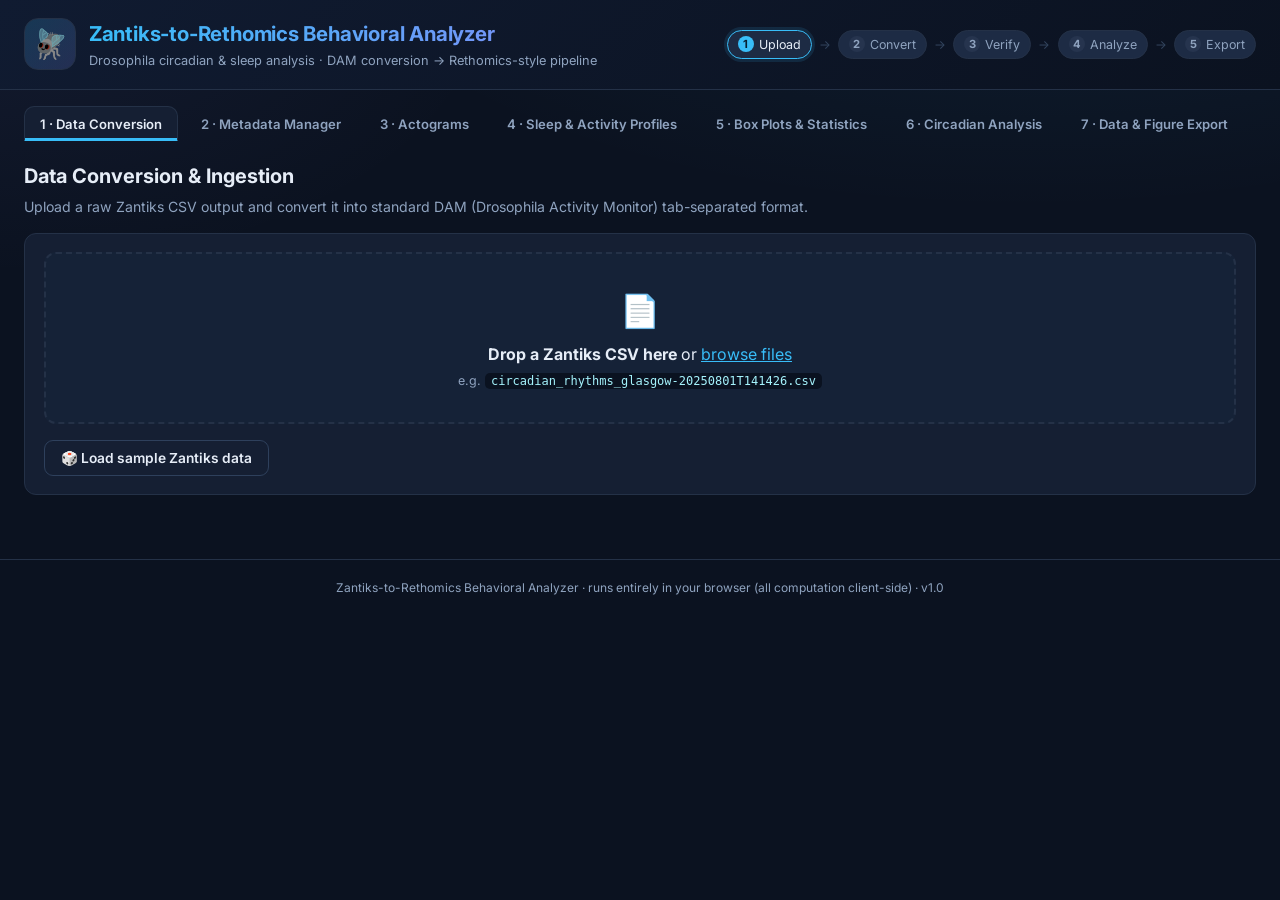
<file: app/index.html>
<!DOCTYPE html>
<html lang="en">
<head>
  <meta charset="UTF-8">
  <meta name="viewport" content="width=device-width, initial-scale=1.0">
  <title>Zantiks-to-Rethomics Behavioral Analyzer</title>
  <link rel="preconnect" href="https://fonts.googleapis.com">
  <link rel="preconnect" href="https://fonts.gstatic.com" crossorigin>
  <link href="https://fonts.googleapis.com/css2?family=Inter:wght@300;400;500;600;700;800&display=swap" rel="stylesheet">
  <link rel="stylesheet" href="css/styles.css">
</head>
<body>
  <!-- ================= Header ================= -->
  <header class="app-header">
    <div class="header-inner">
      <div class="brand">
        <div class="brand-icon">🪰</div>
        <div>
          <h1>Zantiks-to-Rethomics Behavioral Analyzer</h1>
          <p class="brand-sub">Drosophila circadian &amp; sleep analysis · DAM conversion → Rethomics-style pipeline</p>
        </div>
      </div>
      <div class="workflow">
        <span class="wf-step" id="wf-1"><i>1</i> Upload</span>
        <span class="wf-arrow">→</span>
        <span class="wf-step" id="wf-2"><i>2</i> Convert</span>
        <span class="wf-arrow">→</span>
        <span class="wf-step" id="wf-3"><i>3</i> Verify</span>
        <span class="wf-arrow">→</span>
        <span class="wf-step" id="wf-4"><i>4</i> Analyze</span>
        <span class="wf-arrow">→</span>
        <span class="wf-step" id="wf-5"><i>5</i> Export</span>
      </div>
    </div>
  </header>

  <!-- ================= Tabs ================= -->
  <nav class="tabbar" id="tabbar">
    <button class="tab-btn active" data-tab="tab-convert">1 · Data Conversion</button>
    <button class="tab-btn" data-tab="tab-metadata">2 · Metadata Manager</button>
    <button class="tab-btn" data-tab="tab-actogram">3 · Actograms</button>
    <button class="tab-btn" data-tab="tab-profiles">4 · Sleep &amp; Activity Profiles</button>
    <button class="tab-btn" data-tab="tab-boxplots">5 · Box Plots &amp; Statistics</button>
    <button class="tab-btn" data-tab="tab-circadian">6 · Circadian Analysis</button>
    <button class="tab-btn" data-tab="tab-export">7 · Data &amp; Figure Export</button>
  </nav>

  <main class="container">

    <!-- ================= Tab 1: Data Conversion ================= -->
    <section class="tab-panel active" id="tab-convert">
      <div class="panel-head">
        <h2>Data Conversion &amp; Ingestion</h2>
        <p>Upload a raw Zantiks CSV output and convert it into standard DAM (Drosophila Activity Monitor) tab-separated format.</p>
      </div>

      <div class="card">
        <div class="dropzone" id="zantiks-drop">
          <input type="file" id="zantiks-file" accept=".csv,.txt" hidden>
          <div class="dz-icon">📄</div>
          <p><strong>Drop a Zantiks CSV here</strong> or <span class="link">browse files</span></p>
          <p class="dz-hint">e.g. <code>circadian_rhythms_glasgow-20250801T141426.csv</code></p>
        </div>
        <div class="row-buttons">
          <button class="btn ghost" id="btn-sample-zantiks">🎲 Load sample Zantiks data</button>
        </div>
      </div>

      <div class="card hidden" id="zantiks-info-card">
        <h3>Parsed file info</h3>
        <div class="info-grid" id="zantiks-info"></div>
        <h3 style="margin-top:16px">Channel overview (A1–D6)</h3>
        <div class="table-wrap">
          <table class="data-table" id="channel-table"></table>
        </div>
        <div class="row-buttons">
          <button class="btn primary" id="btn-convert">⚙️ Convert to DAM Format</button>
        </div>
      </div>

      <div class="card hidden" id="dam-result-card">
        <h3>DAM file preview <span class="badge" id="dam-badge"></span></h3>
        <p class="muted" id="dam-summary"></p>
        <div class="table-wrap">
          <table class="data-table" id="dam-preview-table"></table>
        </div>
        <div class="row-buttons">
          <button class="btn primary" id="btn-download-dam">⬇️ Download DAM_file.txt</button>
          <button class="btn ghost" id="btn-goto-metadata">Next: Metadata Manager →</button>
        </div>
      </div>
    </section>

    <!-- ================= Tab 2: Metadata Manager ================= -->
    <section class="tab-panel" id="tab-metadata">
      <div class="panel-head">
        <h2>Metadata Management</h2>
        <p>Upload experimental metadata, cross-validate against the DAM file, edit rows, and link everything into an analyzable dataset.</p>
      </div>

      <div class="card">
        <div class="dropzone" id="metadata-drop">
          <input type="file" id="metadata-file" accept=".csv,.txt" hidden>
          <div class="dz-icon">🏷️</div>
          <p><strong>Drop a metadata CSV here</strong> or <span class="link">browse files</span></p>
          <p class="dz-hint">Requires: <code>file, start_datetime, stop_datetime, region_id, well, genotype, sex, replicate, exp, observations</code></p>
        </div>
        <div class="row-buttons">
          <button class="btn ghost" id="btn-sample-metadata">🎲 Load sample metadata</button>
        </div>
      </div>

      <div class="card hidden" id="metadata-result-card">
        <h3>Validation report <span class="badge" id="meta-badge"></span></h3>
        <div id="meta-issues"></div>
        <h3 style="margin-top:16px">Metadata table (click cells to edit)</h3>
        <div class="table-wrap">
          <table class="data-table editable" id="metadata-table"></table>
        </div>
        <div class="row-buttons">
          <button class="btn primary" id="btn-link-data">🔗 Link data &amp; Run Analysis</button>
        </div>
      </div>

      <div class="card hidden" id="linked-card">
        <h3>Linked dataset summary</h3>
        <div class="info-grid" id="linked-info"></div>
        <div class="row-buttons">
          <button class="btn primary" id="btn-goto-actogram">Next: Actograms →</button>
        </div>
      </div>
    </section>

    <!-- ================= Tab 3: Actograms ================= -->
    <section class="tab-panel" id="tab-actogram">
      <div class="panel-head">
        <h2>Actogram Studio</h2>
        <p>Individual fly and average group actograms (tile heatmaps) across the whole experiment.</p>
      </div>
      <div class="card">
        <div class="controls">
          <label>Mode
            <select id="act-mode">
              <option value="individual">Individual actograms</option>
              <option value="group">Average group actograms</option>
            </select>
          </label>
          <label>Binning
            <select id="act-bin">
              <option value="1">1 min</option>
              <option value="5">5 min</option>
              <option value="15">15 min</option>
              <option value="30" selected>30 min</option>
              <option value="60">60 min</option>
            </select>
          </label>
          <label>Colour map
            <select id="act-colormap">
              <option value="viridis" selected>Viridis</option>
              <option value="magma">Magma</option>
              <option value="plasma">Plasma</option>
              <option value="standard">Standard</option>
            </select>
          </label>
          <button class="btn primary" id="btn-render-actogram">🖼️ Render Actograms</button>
        </div>
      </div>
      <div class="chart-area" id="actogram-container">
        <div class="empty-state">Load &amp; link a dataset to render actograms.</div>
      </div>
    </section>

    <!-- ================= Tab 4: Profiles ================= -->
    <section class="tab-panel" id="tab-profiles">
      <div class="panel-head">
        <h2>Sleep &amp; Activity Profiles</h2>
        <p>Whole-experiment trajectories plus 24-hour wrapped sleep and activity profiles with LD annotations.</p>
      </div>
      <div class="card">
        <div class="controls">
          <label>Phase
            <select id="prof-phase">
              <option value="LD" selected>Entrainment (LD)</option>
              <option value="DD">Free-running (DD)</option>
              <option value="ALL">All days</option>
            </select>
          </label>
          <label>Resolution
            <select id="prof-res">
              <option value="1">1 min</option>
              <option value="5" selected>5 min</option>
              <option value="15">15 min</option>
              <option value="30">30 min</option>
            </select>
          </label>
          <label>Y-max (optional)
            <input type="number" id="prof-ymax" placeholder="auto" min="0" step="1000">
          </label>
          <button class="btn primary" id="btn-render-profiles">🖼️ Render Profiles</button>
        </div>
      </div>
      <div class="chart-card">
        <div class="chart-title">Whole Experiment Activity Profile
          <button class="btn small ghost export-btn" data-export="whole-exp">Export</button>
        </div>
        <div class="chart-area" id="chart-whole-exp"><div class="empty-state">No data yet.</div></div>
      </div>
      <div class="chart-card">
        <div class="chart-title">24-Hour Sleep Profile
          <button class="btn small ghost export-btn" data-export="sleep-profile">Export</button>
        </div>
        <div class="chart-area" id="chart-sleep-profile"><div class="empty-state">No data yet.</div></div>
      </div>
      <div class="chart-card">
        <div class="chart-title">24-Hour Activity Profile
          <button class="btn small ghost export-btn" data-export="activity-profile">Export</button>
        </div>
        <div class="chart-area" id="chart-activity-profile"><div class="empty-state">No data yet.</div></div>
      </div>
    </section>

    <!-- ================= Tab 5: Box plots & stats ================= -->
    <section class="tab-panel" id="tab-boxplots">
      <div class="panel-head">
        <h2>Box Plots &amp; Statistical Testing</h2>
        <p>Per-genotype daily metrics with non-parametric statistical comparisons (Wilcoxon / Kruskal-Wallis + Dunn).</p>
      </div>
      <div class="card">
        <div class="controls">
          <label>Metric
            <select id="box-metric">
              <option value="sleepMinDay" selected>Total Daily Sleep (min/day)</option>
              <option value="activityDay">Total Daily Activity (counts/day)</option>
              <option value="boutCountDay">Sleep Bout Count (per day)</option>
              <option value="meanBoutLenDay">Mean Bout Duration (min)</option>
            </select>
          </label>
          <label>Y-axis cap (optional)
            <input type="number" id="box-cap" placeholder="auto" min="0" step="1">
          </label>
          <button class="btn primary" id="btn-render-box">📊 Compute Statistics &amp; Plot</button>
        </div>
      </div>
      <div class="chart-card">
        <div class="chart-title" id="box-title">Box Plot
          <button class="btn small ghost export-btn" data-export="box">Export</button>
        </div>
        <div class="chart-area" id="chart-box"><div class="empty-state">No data yet.</div></div>
      </div>
      <div class="card">
        <h3>Normality test (Shapiro-Wilk, per group)</h3>
        <div class="table-wrap"><table class="data-table" id="shapiro-table"></table></div>
        <h3 style="margin-top:16px">Group comparison</h3>
        <div class="table-wrap"><table class="data-table" id="comparison-table"></table></div>
        <div id="dunn-section" class="hidden">
          <h3 style="margin-top:16px">Post-hoc Dunn's test (Bonferroni-adjusted)</h3>
          <div class="table-wrap"><table class="data-table" id="dunn-table"></table></div>
        </div>
      </div>
    </section>

    <!-- ================= Tab 6: Circadian ================= -->
    <section class="tab-panel" id="tab-circadian">
      <div class="panel-head">
        <h2>Circadian Periodogram Studio</h2>
        <p>Chi-square periodograms (Sokolove &amp; Bushell) for rhythmicity detection and period estimation.</p>
      </div>
      <div class="card">
        <div class="controls">
          <label>Phase
            <select id="per-phase">
              <option value="ALL" selected>All days</option>
              <option value="LD">Entrainment (LD)</option>
              <option value="DD">Free-running (DD)</option>
            </select>
          </label>
          <label>Min period
            <input type="number" id="per-min" value="18" min="8" max="40" step="0.5">
          </label>
          <label>Max period
            <input type="number" id="per-max" value="32" min="8" max="48" step="0.5">
          </label>
          <label>Step
            <select id="per-step">
              <option value="1">1 h</option>
              <option value="0.5" selected>0.5 h</option>
              <option value="0.25">0.25 h</option>
            </select>
          </label>
          <label>Alpha
            <select id="per-alpha">
              <option value="0.05">0.05</option>
              <option value="0.01" selected>0.01</option>
            </select>
          </label>
          <button class="btn primary" id="btn-render-period">📈 Run Periodogram Analysis</button>
        </div>
      </div>
      <div class="chart-card">
        <div class="chart-title">Chi-Square Periodograms
          <button class="btn small ghost export-btn" data-export="periodogram">Export</button>
        </div>
        <div class="chart-area" id="chart-periodogram"><div class="empty-state">No data yet.</div></div>
      </div>
      <div class="chart-card">
        <div class="chart-title">Peak Period Distribution
          <button class="btn small ghost export-btn" data-export="period-dist">Export</button>
        </div>
        <div class="chart-area" id="chart-period-dist"><div class="empty-state">No data yet.</div></div>
      </div>
      <div class="card">
        <h3>Rhythmicity classification</h3>
        <div class="table-wrap"><table class="data-table" id="rhythmicity-table"></table></div>
      </div>
    </section>

    <!-- ================= Tab 7: Export ================= -->
    <section class="tab-panel" id="tab-export">
      <div class="panel-head">
        <h2>Data &amp; Figure Export</h2>
        <p>Download publication figures (PNG / SVG, 300 DPI), cleaned summary tables, and a reproducible HTML report.</p>
      </div>
      <div class="card">
        <h3>📊 Figures (300 DPI)</h3>
        <div class="export-grid" id="figure-exports">
          <button class="btn ghost" data-fig="act-ind">Individual actograms</button>
          <button class="btn ghost" data-fig="act-group">Group actograms</button>
          <button class="btn ghost" data-fig="whole-exp">Whole-exp activity</button>
          <button class="btn ghost" data-fig="sleep-profile">Sleep profile</button>
          <button class="btn ghost" data-fig="activity-profile">Activity profile</button>
          <button class="btn ghost" data-fig="box">Box plot</button>
          <button class="btn ghost" data-fig="periodogram">Periodogram</button>
          <button class="btn ghost" data-fig="period-dist">Period distribution</button>
        </div>
        <div class="controls" style="margin-top:12px">
          <label>Format
            <select id="export-format">
              <option value="png">PNG</option>
              <option value="svg">SVG</option>
            </select>
          </label>
        </div>
      </div>
      <div class="card">
        <h3>📁 Cleaned summary tables</h3>
        <div class="row-buttons">
          <button class="btn ghost" id="btn-export-sleep-csv">⬇️ sleep_summary.csv</button>
          <button class="btn ghost" id="btn-export-period-csv">⬇️ period_summary.csv</button>
          <button class="btn ghost" id="btn-export-dam">⬇️ DAM_file.txt</button>
          <button class="btn ghost" id="btn-export-report">📄 Generate HTML report</button>
        </div>
      </div>
      <div class="card">
        <h3>Analysis session overview</h3>
        <div class="info-grid" id="session-info"></div>
      </div>
    </section>
  </main>

  <footer class="app-footer">
    Zantiks-to-Rethomics Behavioral Analyzer · runs entirely in your browser (all computation client-side) · v1.0
  </footer>

  <div id="toast-root"></div>

  <!-- Plotly + app scripts -->
  <script src="vendor/plotly.min.js"></script>
  <script src="js/math.js"></script>
  <script src="js/stats.js"></script>
  <script src="js/periodogram.js"></script>
  <script src="js/converter.js"></script>
  <script src="js/metadata.js"></script>
  <script src="js/analysis.js"></script>
  <script src="js/colormaps.js"></script>
  <script src="js/charts.js"></script>
  <script src="js/sampleData.js"></script>
  <script src="js/main.js"></script>
</body>
</html>
</file>
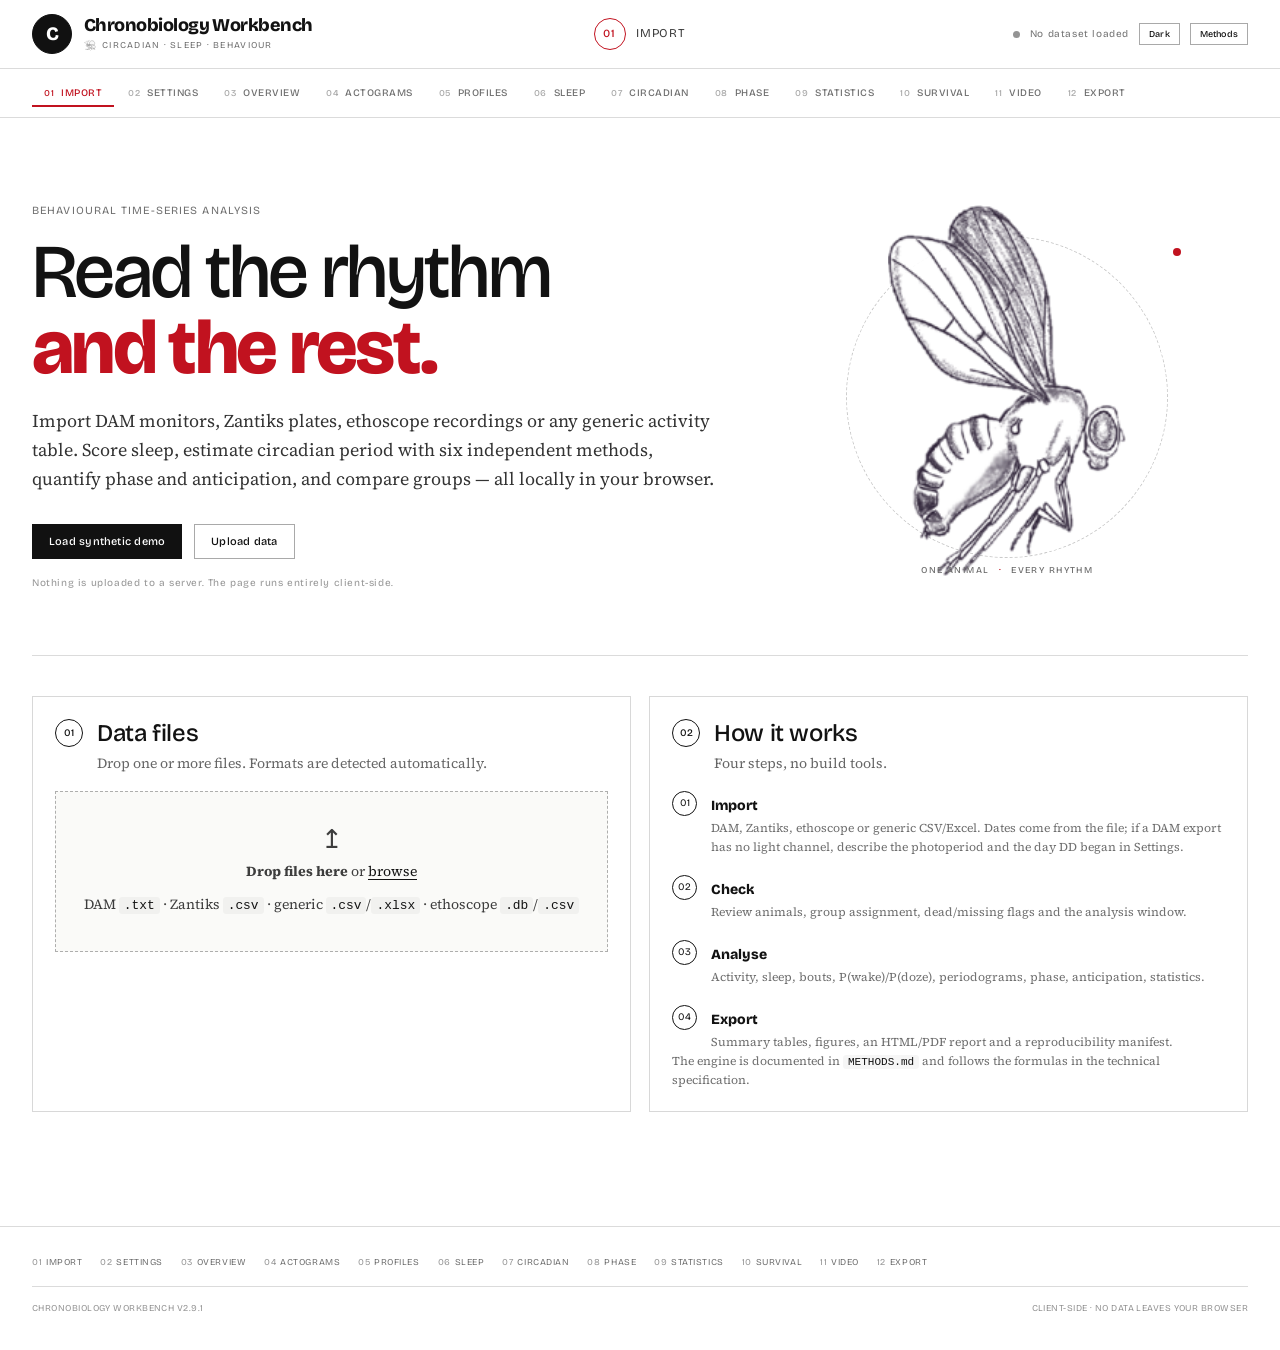
<file: docs/index.html>
<!DOCTYPE html>
<html lang="en">
<head>
<meta charset="UTF-8">
<meta name="viewport" content="width=device-width, initial-scale=1.0">
<title>Chronobiology Workbench · Circadian &amp; Sleep Analysis</title>
<meta name="description" content="A browser-based workbench for Drosophila and general behaviour time series: activity, sleep, circadian period, phase, anticipation and group statistics.">
<link rel="preconnect" href="https://fonts.googleapis.com">
<link rel="preconnect" href="https://fonts.gstatic.com" crossorigin>
<link href="https://fonts.googleapis.com/css2?family=Bricolage+Grotesque:opsz,wght@12..96,500;12..96,800&family=Source+Serif+4:ital,opsz,wght@0,8..60,400;0,8..60,600;1,8..60,400&display=swap" rel="stylesheet">
<link rel="icon" type="image/svg+xml" href="assets/insect-mark.svg?v=2.9.1">
<link rel="stylesheet" href="css/styles.css?v=2.9.1">
</head>
<body>
<div class="app-shell">

  <!-- ================= fixed top bar ================= -->
  <header class="topbar">
    <a class="brand" href="#import" data-goto="import">
      <span class="monogram">C</span>
      <span class="brand-text">
        <strong>Chronobiology Workbench</strong>
        <small><span class="brand-symbol" aria-hidden="true"></span>circadian · sleep · behaviour</small>
      </span>
    </a>
    <div class="section-marker">
      <span class="marker-number" id="section-number">01</span>
      <span class="marker-name" id="section-name">Import</span>
    </div>
    <div class="topbar-right">
      <span class="status-dot" id="status-dot"></span>
      <span class="dataset-status" id="dataset-status">No dataset loaded</span>
      <button class="btn tiny ghost theme-toggle" id="btn-theme" type="button" aria-pressed="false" title="Switch to dark theme">Dark</button>
      <button class="btn tiny ghost" id="btn-help" type="button">Methods</button>
    </div>
  </header>

  <!-- ================= step navigation ================= -->
  <nav class="stepper" id="stepper" aria-label="Analysis sections">
    <button class="step active" data-section="import" type="button"><span>01</span>Import</button>
    <button class="step" data-section="settings" type="button"><span>02</span>Settings</button>
    <button class="step" data-section="overview" type="button"><span>03</span>Overview</button>
    <button class="step" data-section="actograms" type="button"><span>04</span>Actograms</button>
    <button class="step" data-section="profiles" type="button"><span>05</span>Profiles</button>
    <button class="step" data-section="sleep" type="button"><span>06</span>Sleep</button>
    <button class="step" data-section="circadian" type="button"><span>07</span>Circadian</button>
    <button class="step" data-section="phase" type="button"><span>08</span>Phase</button>
    <button class="step" data-section="stats" type="button"><span>09</span>Statistics</button>
    <button class="step" data-section="survival" type="button"><span>10</span>Survival</button>
    <button class="step" data-section="video" type="button"><span>11</span>Video</button>
    <button class="step" data-section="export" type="button"><span>12</span>Export</button>
  </nav>

  <div class="scope-strip hidden" id="scope-strip">
    <span class="scope-label">Data scope</span>
    <div class="scope-group" id="scope-exp-group">
      <span class="scope-sublabel">Experiments</span>
      <div class="scope-chips" id="scope-experiment-chips"></div>
    </div>
    <div class="scope-group" id="scope-rep-group">
      <span class="scope-sublabel">Replicates</span>
      <div class="scope-chips" id="scope-replicate-chips"></div>
    </div>
    <button class="btn tiny ghost" id="scope-all" type="button">All</button>
    <span class="scope-count" id="scope-count"></span>
  </div>

  <main class="page">

    <!-- ============================================================ -->
    <!-- 01 IMPORT                                                    -->
    <!-- ============================================================ -->
    <section class="panel active" id="sec-import">
      <div class="hero">
        <div class="hero-copy">
          <p class="eyebrow">Behavioural time-series analysis</p>
          <h1 class="display">Read the rhythm<br><em>and the rest.</em></h1>
          <p class="lede">Import DAM monitors, Zantiks plates, ethoscope recordings or any generic activity table. Score sleep, estimate circadian period with six independent methods, quantify phase and anticipation, and compare groups — all locally in your browser.</p>
          <div class="hero-actions">
            <button class="btn primary" id="btn-demo" type="button">Load synthetic demo</button>
            <button class="btn ghost" id="btn-choose-files" type="button">Upload data</button>
          </div>
          <p class="privacy-note">Nothing is uploaded to a server. The page runs entirely client-side.</p>
        </div>
        <figure class="hero-figure" aria-hidden="true">
          <img class="hero-figure-insect" src="assets/insect-drawing.png?v=2.9.1" alt="">
          <figcaption><span>one animal</span><span>every rhythm</span></figcaption>
        </figure>
      </div>

      <div class="grid-2">
        <article class="card">
          <header class="card-head">
            <span class="card-index">01</span>
            <div><h2>Data files</h2><p>Drop one or more files. Formats are detected automatically.</p></div>
          </header>
          <div class="dropzone" id="dropzone" tabindex="0" role="button" aria-label="Upload behavioural data files">
            <input type="file" id="file-input" multiple hidden accept=".txt,.dat,.csv,.tsv,.xlsx,.xls,.db,.sqlite,.sqlite3">
            <div class="dz-mark">↥</div>
            <p><strong>Drop files here</strong> or <span class="link">browse</span></p>
            <p class="hint">DAM <code>.txt</code> · Zantiks <code>.csv</code> · generic <code>.csv</code>/<code>.xlsx</code> · ethoscope <code>.db</code>/<code>.csv</code></p>
          </div>
          <div class="file-list" id="file-list"></div>
        </article>

        <article class="card">
          <header class="card-head">
            <span class="card-index">02</span>
            <div><h2>How it works</h2><p>Four steps, no build tools.</p></div>
          </header>
          <ol class="how-list">
            <li><span>01</span><div><strong>Import</strong><p>DAM, Zantiks, ethoscope or generic CSV/Excel. Dates come from the file; if a DAM export has no light channel, describe the photoperiod and the day DD began in Settings.</p></div></li>
            <li><span>02</span><div><strong>Check</strong><p>Review animals, group assignment, dead/missing flags and the analysis window.</p></div></li>
            <li><span>03</span><div><strong>Analyse</strong><p>Activity, sleep, bouts, P(wake)/P(doze), periodograms, phase, anticipation, statistics.</p></div></li>
            <li><span>04</span><div><strong>Export</strong><p>Summary tables, figures, an HTML/PDF report and a reproducibility manifest.</p></div></li>
          </ol>
          <p class="small muted">The engine is documented in <code>METHODS.md</code> and follows the formulas in the technical specification.</p>
        </article>
      </div>

      <article class="card hidden" id="parser-card">
        <header class="card-head">
          <span class="card-index">03</span>
          <div><h2 id="parser-title">Parsed file</h2><p id="parser-subtitle"></p></div>
          <button class="btn tiny ghost" id="btn-clear-import" type="button">Clear</button>
        </header>
        <div class="info-grid" id="parser-info"></div>
        <div id="mapping-controls"></div>
        <div class="table-wrap" id="parser-preview"></div>
        <div class="row-buttons">
          <button class="btn primary" id="btn-use-parsed" type="button">Use this dataset</button>
          <button class="btn ghost hidden" id="btn-download-dam" type="button">Download standard DAM file</button>
        </div>
      </article>

      <article class="card hidden" id="dataset-card">
        <header class="card-head">
          <span class="card-index">04</span>
          <div><h2>Animals &amp; groups</h2><p>Edit details directly. Upload metadata to automatically link animals by file, channel/well or animal ID and add genotype, group, sex and treatment.</p></div>
          <span class="badge" id="animal-badge">0 animals</span>
        </header>
        <div class="qc-strip" id="qc-summary"></div>
        <div class="row-buttons">
          <button class="btn ghost small" id="btn-include-all" type="button">Include all</button>
          <button class="btn ghost small" id="btn-exclude-all" type="button">Exclude all</button>
          <button class="btn ghost small" id="btn-exclude-empty" type="button">Exclude zero-activity</button>
          <label class="btn ghost small file-button">Attach metadata CSV<input type="file" id="meta-file" accept=".csv,.txt" hidden></label>
          <button class="btn ghost small" id="btn-meta-template-global" type="button">Metadata template</button>
          <button class="btn primary small" id="btn-build-dataset" type="button">Build &amp; analyse dataset</button>
        </div>
        <div class="hidden" id="meta-mapping"></div>
        <div class="table-wrap tall" id="animal-table"></div>
      </article>
    </section>

    <!-- ============================================================ -->
    <!-- 02 SETTINGS                                                  -->
    <!-- ============================================================ -->
    <section class="panel" id="sec-settings">
      <div class="section-head">
        <div><p class="eyebrow">02 · Parameters</p><h2 class="display">Set the rules once.</h2></div>
        <p class="section-note">Defaults follow the technical specification. Every parameter used in an export is written into the reproducibility manifest.</p>
      </div>

      <div class="settings-grid">
        <article class="card">
          <h3>Time &amp; window</h3>
          <div class="field-grid">
            <label>Analysis bin
              <select id="set-bin">
                <option value="1">1 min</option><option value="5">5 min</option><option value="10">10 min</option>
                <option value="15">15 min</option><option value="30">30 min</option><option value="60">60 min</option>
              </select>
            </label>
            <label>Cycle length T (h)<input type="number" id="set-cycle" value="24" min="16" max="32" step="0.5"></label>
            <label>Lights-on clock (ZT0)<input type="time" id="set-lights-on" value="08:00"></label>
            <label>Light data
              <select id="set-light-mode">
                <option value="auto">Read from file</option>
                <option value="ld">Manual LD (no DD)</option>
                <option value="ld-dd">Manual LD → DD</option>
                <option value="dd">Manual constant DD</option>
              </select>
            </label>
            <label>Photoperiod light (h)<input type="number" id="set-photoperiod" value="12" min="0" max="24" step="0.5"></label>
            <label>DD starts on day<input type="number" id="set-dd-day" placeholder="e.g. 6" min="1" step="1"></label>
            <label>Phase
              <select id="set-phase"><option value="ALL">All days</option><option value="LD">LD only</option><option value="DD">DD only</option><option value="LL">LL only</option></select>
            </label>
            <label>First analysis day<input type="number" id="set-start-day" value="1" min="0" step="1"></label>
            <label>Last analysis day<input type="number" id="set-end-day" value="999" min="1" step="1"></label>
          </div>
          <p class="hint" id="light-hint">Light is read from the file. DAM monitors record activity only, so choose a manual schedule to describe the photoperiod and the day DD begins.</p>
          <p class="hint">Partial days are excluded from daily statistics.</p>
        </article>

        <article class="card">
          <h3>Sleep &amp; quality control</h3>
          <div class="field-grid">
            <label>Immobility threshold (counts)<input type="number" id="set-threshold" value="0" min="0" step="1"></label>
            <label>Minimum sleep bout (min)<input type="number" id="set-min-sleep" value="5" min="1" max="30" step="1"></label>
            <label>Short bout max (min)<input type="number" id="set-short-max" value="30" min="5" step="1"></label>
            <label>Intermediate bout max (min)<input type="number" id="set-inter-max" value="60" min="10" step="1"></label>
            <label>Brief awakening (min)<input type="number" id="set-brief" value="2" min="1" step="1"></label>
            <label>Complete-day fraction<input type="number" id="set-complete" value="0.9" min="0.5" max="1" step="0.05"></label>
            <label>Dead after no activity (h)<input type="number" id="set-dead-hours" value="24" min="1" step="1"></label>
            <label>Max missing fraction<input type="number" id="set-max-missing" value="0.1" min="0" max="1" step="0.01"></label>
            <label>Low-activity flag (counts/day)<input type="number" id="set-low-activity" value="1" min="0" step="1"></label>
          </div>
        </article>

        <article class="card">
          <h3>Circadian</h3>
          <div class="field-grid">
            <label>Primary method
              <select id="set-primary">
                <option value="chi-square">Chi-square (Sokolove–Bushell)</option>
                <option value="lomb-scargle">Lomb–Scargle</option>
                <option value="autocorrelation">Autocorrelation</option>
                <option value="fft">FFT</option>
                <option value="cosinor">Cosinor</option>
                <option value="onset">Onset regression</option>
              </select>
            </label>
            <label>Periodogram bin (min)<select id="set-per-bin"><option value="1">1</option><option value="5">5</option><option value="10">10</option><option value="15">15</option><option value="30" selected>30</option><option value="60">60</option></select></label>
            <label>Min period (h)<input type="number" id="set-per-min" value="16" min="8" max="40" step="0.5"></label>
            <label>Max period (h)<input type="number" id="set-per-max" value="32" min="12" max="48" step="0.5"></label>
            <label>Step (h)<input type="number" id="set-per-step" value="0.1" min="0.01" max="1" step="0.05"></label>
            <label>Alpha<select id="set-alpha"><option value="0.05">0.05</option><option value="0.01">0.01</option></select></label>
            <label>Rhythmic power ≥<input type="number" id="set-power-min" value="10" step="1"></label>
            <label>Peak width ≥ (h)<input type="number" id="set-width-min" value="2" step="0.5"></label>
            <label>Autocorrelation RI ≥<input type="number" id="set-ri" value="0.3" step="0.05"></label>
            <label>Consensus tolerance (h)<input type="number" id="set-consensus" value="0.5" step="0.1"></label>
            <label>Max interpolated gap (min)<input type="number" id="set-max-gap" value="60" step="10"></label>
            <label>Autocorrelation max lag (h)<input type="number" id="set-auto-lag" value="120" step="24"></label>
          </div>
        </article>

        <article class="card">
          <h3>Anticipation, rebound &amp; display</h3>
          <div class="field-grid">
            <label>Onset threshold (% max)<input type="number" id="set-onset-frac" value="20" min="1" max="100" step="1"></label>
            <label>Onset sustained (min)<input type="number" id="set-onset-duration" value="30" min="1" step="5"></label>
            <label>Rebound baseline days<input type="text" id="set-rebound-baseline" placeholder="e.g. 1,2,3"></label>
            <label>Deprivation days<input type="text" id="set-rebound-dep" placeholder="e.g. 4"></label>
            <label>Recovery days<input type="text" id="set-rebound-rec" placeholder="e.g. 5,6"></label>
            <label>Error bars<select id="set-error"><option value="sem">SEM</option><option value="sd">SD</option><option value="ci">95% CI</option></select></label>
            <label>Profile normalisation
              <select id="set-normalise"><option value="none">None</option><option value="dailyMean">Daily mean</option><option value="max">Maximum</option><option value="zscore">z-score</option><option value="fraction">Fraction of daily total</option></select>
            </label>
            <label>Time base<select id="set-timebase"><option value="ZT">ZT</option><option value="CT">CT</option><option value="clock">Clock</option></select></label>
            <label>Actogram bin<select id="set-act-bin"><option value="5">5 min</option><option value="10">10 min</option><option value="15">15 min</option><option value="30" selected>30 min</option><option value="60">60 min</option></select></label>
            <label>Actogram scaling<select id="set-act-scale"><option value="percentile">99th percentile</option><option value="common">Common maximum</option><option value="perAnimal">Per animal</option></select></label>
            <label class="check-label"><input type="checkbox" id="set-double" checked> Double-plot actograms</label>
          </div>
        </article>
      </div>

      <div class="row-buttons">
        <button class="btn primary" id="btn-apply-settings" type="button">Apply settings &amp; recompute</button>
        <button class="btn ghost" id="btn-save-settings" type="button">Save to browser</button>
        <button class="btn ghost" id="btn-reset-settings" type="button">Reset defaults</button>
      </div>
      <article class="card inset">
        <h3>Current analysis definition</h3>
        <div class="settings-summary" id="settings-summary"></div>
      </article>
    </section>

    <!-- ============================================================ -->
    <!-- 03 OVERVIEW                                                  -->
    <!-- ============================================================ -->
    <section class="panel" id="sec-overview">
      <div class="section-head">
        <div><p class="eyebrow">03 · Overview</p><h2 class="display">The dataset at a glance.</h2></div>
        <button class="btn primary" id="btn-run-all" type="button">Run all analyses</button>
      </div>
      <div class="kpi-grid" id="overview-kpis"></div>
      <article class="card">
        <header class="card-head"><span class="card-index">A</span><div><h3>Group summary</h3><p>Mean ± SEM across animals; rhythmic animals only for period.</p></div></header>
        <div class="table-wrap" id="overview-group-table"></div>
      </article>
      <div class="grid-2">
        <article class="card"><header class="card-head"><span class="card-index">B</span><div><h3>Recording timeline</h3></div></header><div class="chart" id="overview-timeline"></div></article>
        <article class="card"><header class="card-head"><span class="card-index">C</span><div><h3>Activity profile</h3></div></header><div class="chart" id="overview-profile"></div></article>
      </div>
      <article class="card">
        <header class="card-head"><span class="card-index">D</span><div><h3>Quality control</h3><p>Flags are advisory; toggle animals in Import to exclude them.</p></div></header>
        <div class="table-wrap" id="overview-qc-table"></div>
      </article>
    </section>

    <!-- ============================================================ -->
    <!-- 04 ACTOGRAMS                                                 -->
    <!-- ============================================================ -->
    <section class="panel" id="sec-actograms">
      <div class="section-head">
        <div><p class="eyebrow">04 · Actograms</p><h2 class="display">Days, stacked.</h2></div>
        <p class="section-note">Double-plotted bar actograms with explicit day/night shading, a phase bar above the plot and an optional period reference line.</p>
      </div>
      <article class="card">
        <div class="controls">
          <label>View<select id="act-mode"><option value="individual">Individual</option><option value="average">Group average</option></select></label>
          <label>Group<select id="act-group-filter"><option value="__all">All groups</option></select></label>
          <label>Animal<select id="act-animal-select"></select></label>
          <label>Bin<select id="act-bin"><option value="5">5 min</option><option value="10">10 min</option><option value="15">15 min</option><option value="30" selected>30 min</option><option value="60">60 min</option></select></label>
          <label>Scaling<select id="act-scale"><option value="percentile">99th percentile</option><option value="common">Common max</option><option value="perAnimal">Per animal</option></select></label>
          <label class="check-label"><input type="checkbox" id="act-double" checked> Double plot</label>
          <label class="check-label"><input type="checkbox" id="act-overlay" checked> Onset markers</label>
          <label class="check-label"><input type="checkbox" id="act-period-line"> Period line</label>
          <label>Period line τ (h)<input type="number" id="act-period-tau" placeholder="auto" step="0.1" min="16" max="32" disabled></label>
          <label class="check-label"><input type="checkbox" id="act-sleep"> Sleep actogram</label>
          <button class="btn primary" id="btn-render-actograms" type="button">Render actograms</button>
        </div>
        <div class="row-buttons">
          <button class="btn ghost small" id="act-prev" type="button">← Previous</button>
          <span class="page-label" id="act-page-label">1 / 1</span>
          <button class="btn ghost small" id="act-next" type="button">Next →</button>
          <button class="btn ghost small" id="btn-export-actogram" type="button">Export figure</button>
        </div>
      </article>
      <article class="card">
        <header class="card-head"><span class="card-index">A</span><div><h3 id="actogram-profile-title">Mean activity by ZT · by genotype</h3><p id="actogram-profile-note">Mean ± SEM by genotype · 30-min bins · shaded = night</p></div><button class="btn tiny ghost" data-export="actogram-profile" type="button">Export</button></header>
        <div class="chart actogram-profile" id="actogram-profile"></div>
      </article>
      <div class="actogram-grid" id="actogram-grid"></div>
    </section>

    <!-- ============================================================ -->
    <!-- 05 PROFILES                                                  -->
    <!-- ============================================================ -->
    <section class="panel" id="sec-profiles">
      <div class="section-head">
        <div><p class="eyebrow">05 · Profiles</p><h2 class="display">A day, averaged.</h2></div>
        <p class="section-note">Activity, sleep, P(wake)/P(doze) and bout architecture by ZT or CT, with shaded dark phase.</p>
      </div>
      <article class="card">
        <div class="controls">
          <label>Variable
            <select id="prof-variable">
              <option value="activity">Activity</option>
              <option value="sleepMin">Sleep (min/bin)</option>
              <option value="sleepFrac">Fraction asleep</option>
              <option value="pWake">P(wake)</option>
              <option value="pDoze">P(doze)</option>
              <option value="boutCount">Bouts initiated</option>
              <option value="boutLen">Bout length</option>
              <option value="activityAwake">Activity per awake minute</option>
            </select>
          </label>
          <label>Group<select id="prof-group"><option value="__all">All groups</option></select></label>
          <label>Resolution<select id="prof-res"><option value="5">5 min</option><option value="15">15 min</option><option value="30" selected>30 min</option><option value="60">60 min</option></select></label>
          <label>Time base<select id="prof-timebase"><option value="ZT">ZT</option><option value="CT">CT</option></select></label>
          <label>Normalisation<select id="prof-normalise"><option value="none">None</option><option value="dailyMean">Daily mean</option><option value="max">Maximum</option><option value="zscore">z-score</option><option value="fraction">Fraction</option></select></label>
          <label>Style<select id="prof-style"><option value="bars">Bars</option><option value="lines">Lines + SEM</option></select></label>
          <label>Error<select id="prof-error"><option value="sem">SEM</option><option value="sd">SD</option><option value="ci">95% CI</option></select></label>
          <label class="check-label"><input type="checkbox" id="prof-double"> Double plot</label>
          <label class="check-label"><input type="checkbox" id="prof-polar"> Circular view</label>
          <button class="btn primary" id="btn-render-profiles" type="button">Render profiles</button>
        </div>
      </article>
      <article class="card"><header class="card-head"><span class="card-index">A</span><div><h3 id="profile-title">24-hour profile</h3></div><button class="btn tiny ghost" data-export="profile-main" type="button">Export</button></header><div class="chart tall" id="profile-main"></div></article>
      <div class="grid-2">
        <article class="card"><header class="card-head"><span class="card-index">B</span><div><h3>Sleep architecture</h3><p>Sleep profile with bouts initiated per hour.</p></div></header><div class="chart" id="profile-architecture"></div></article>
        <article class="card"><header class="card-head"><span class="card-index">C</span><div><h3>P(wake) and P(doze)</h3></div></header><div class="chart" id="profile-transition"></div></article>
      </div>
      <div class="grid-2">
        <article class="card"><header class="card-head"><span class="card-index">D</span><div><h3>Circular profile</h3></div></header><div class="chart" id="profile-circular"></div></article>
        <article class="card"><header class="card-head"><span class="card-index">E</span><div><h3>Sleep/wake raster</h3><p>Animals on rows; filled = sleep.</p></div></header><div class="chart tall" id="profile-raster"></div></article>
      </div>
    </section>

    <!-- ============================================================ -->
    <!-- 06 SLEEP                                                     -->
    <!-- ============================================================ -->
    <section class="panel" id="sec-sleep">
      <div class="section-head">
        <div><p class="eyebrow">06 · Sleep</p><h2 class="display">Bouts, depth, architecture.</h2></div>
        <button class="btn primary" id="btn-render-sleep" type="button">Compute sleep</button>
      </div>
      <div class="kpi-grid" id="sleep-kpis"></div>
      <div class="grid-2">
        <article class="card"><header class="card-head"><span class="card-index">A</span><div><h3>Sleep profile</h3></div></header><div class="chart" id="sleep-profile-chart"></div></article>
        <article class="card"><header class="card-head"><span class="card-index">B</span><div><h3>Bout-length distribution</h3></div></header><div class="chart" id="sleep-bout-chart"></div></article>
      </div>
      <div class="grid-2">
        <article class="card"><header class="card-head"><span class="card-index">C</span><div><h3>Sleep categories by hour</h3><p>Standard bouts split by duration.</p></div></header><div class="chart" id="sleep-category-chart"></div></article>
        <article class="card"><header class="card-head"><span class="card-index">D</span><div><h3>Sleep rebound</h3><p>Set baseline / deprivation / recovery days in Settings.</p></div></header><div class="chart" id="sleep-rebound-chart"></div></article>
      </div>
      <article class="card">
        <header class="card-head"><span class="card-index">E</span><div><h3>Per-animal sleep summary</h3></div>
          <button class="btn tiny ghost" id="btn-export-sleep" type="button">Export CSV</button>
        </header>
        <div class="table-wrap tall" id="sleep-table"></div>
      </article>
      <article class="card">
        <header class="card-head"><span class="card-index">F</span><div><h3>Sleep bouts</h3><p>Bouts in the current window (up to 300 per animal).</p></div>
          <button class="btn tiny ghost" id="btn-export-bouts" type="button">Export CSV</button>
        </header>
        <div class="table-wrap tall" id="sleep-bout-table"></div>
      </article>
    </section>

    <!-- ============================================================ -->
    <!-- 07 CIRCADIAN                                                 -->
    <!-- ============================================================ -->
    <section class="panel" id="sec-circadian">
      <div class="section-head">
        <div><p class="eyebrow">07 · Circadian</p><h2 class="display">Six ways to find τ.</h2></div>
        <button class="btn primary" id="btn-run-circadian" type="button">Run periodograms</button>
      </div>
      <article class="card">
        <div class="controls">
          <label>Plot method
            <select id="circ-method">
              <option value="chi-square">Chi-square</option>
              <option value="lomb-scargle">Lomb–Scargle</option>
              <option value="autocorrelation">Autocorrelation</option>
              <option value="fft">FFT</option>
            </select>
          </label>
          <label>Primary method
            <select id="circ-primary">
              <option value="chi-square">Chi-square</option>
              <option value="lomb-scargle">Lomb–Scargle</option>
              <option value="autocorrelation">Autocorrelation</option>
              <option value="fft">FFT</option>
              <option value="cosinor">Cosinor</option>
              <option value="onset">Onset regression</option>
            </select>
          </label>
          <label>Group<select id="circ-group"><option value="__all">All groups</option></select></label>
          <label class="check-label"><input type="checkbox" id="circ-show-individuals" checked> Show individuals</label>
          <button class="btn primary" id="btn-render-periodogram" type="button">Render</button>
        </div>
        <p class="hint">Free-running τ is most meaningful in constant conditions. Select <strong>DD</strong> or <strong>LL</strong> in Settings for period estimation; <strong>ALL</strong> mixes entrained LD days with constant-condition days.</p>
      </article>
      <div class="kpi-grid" id="circ-kpis"></div>
      <article class="card"><header class="card-head"><span class="card-index">A</span><div><h3>Periodogram</h3><p>Chi-square power is Qp − threshold; the dotted line is zero.</p></div></header><div class="chart tall" id="circ-periodogram"></div></article>
      <article class="card">
        <header class="card-head">
          <span class="card-index">B</span>
          <div><h3>Single fly · actogram and periodogram</h3><p>Step through animals to judge rhythmicity by eye. The period line and the peak marker use that animal's own τ.</p></div>
          <span class="badge" id="circ-ind-verdict">—</span>
        </header>
        <div class="controls">
          <label>Animal<select id="circ-ind-animal"></select></label>
          <button class="btn ghost small" id="circ-ind-prev" type="button">← Previous</button>
          <button class="btn ghost small" id="circ-ind-next" type="button">Next →</button>
          <label class="check-label"><input type="checkbox" id="circ-ind-double" checked> Double plot</label>
          <label class="check-label"><input type="checkbox" id="circ-ind-tau" checked> Period line</label>
          <label class="check-label"><input type="checkbox" id="circ-ind-onsets"> Onset markers</label>
          <button class="btn ghost small" data-export="circ-ind-figure" type="button">Export figure</button>
        </div>
        <p class="hint" id="circ-ind-note">Run the periodograms to explore individual animals.</p>
        <div class="grid-2" id="circ-ind-figure">
          <div class="chart actogram-profile" id="circ-ind-actogram"></div>
          <div class="chart" id="circ-ind-periodogram"></div>
        </div>
      </article>
      <div class="grid-2">
        <article class="card"><header class="card-head"><span class="card-index">C</span><div><h3>Period distribution</h3><p>Rhythmic animals only.</p></div></header><div class="chart" id="circ-distribution"></div></article>
        <article class="card"><header class="card-head"><span class="card-index">D</span><div><h3>Autocorrelation</h3><p>RI is the height of the third peak; dotted line = 0.3.</p></div></header><div class="chart" id="circ-autocorr"></div></article>
      </div>
      <article class="card"><header class="card-head"><span class="card-index">E</span><div><h3>Population periodogram</h3><p>Mean ± SEM across animals.</p></div></header><div class="chart" id="circ-population"></div></article>
      <article class="card">
        <header class="card-head"><span class="card-index">F</span><div><h3>Group rhythmicity</h3></div>
          <button class="btn tiny ghost" id="btn-export-period" type="button">Export CSV</button>
        </header>
        <div class="table-wrap" id="circ-summary-table"></div>
      </article>
      <article class="card">
        <header class="card-head"><span class="card-index">G</span><div><h3>Per-animal period results</h3></div></header>
        <div class="table-wrap tall" id="circ-results-table"></div>
      </article>
      <article class="card">
        <header class="card-head"><span class="card-index">H</span><div><h3>Validation</h3><p>Synthetic signals with known periods (23.5, 24, 25, 26 h) and property tests for sleep scoring.</p></div>
          <button class="btn ghost small" id="btn-run-validation" type="button">Run validation</button>
        </header>
        <div class="grid-2">
          <div class="table-wrap" id="validation-table"></div>
          <div class="table-wrap" id="property-table"></div>
        </div>
      </article>
    </section>

    <!-- ============================================================ -->
    <!-- 08 PHASE                                                     -->
    <!-- ============================================================ -->
    <section class="panel" id="sec-phase">
      <div class="section-head">
        <div><p class="eyebrow">08 · Phase &amp; anticipation</p><h2 class="display">When the day happens.</h2></div>
        <button class="btn primary" id="btn-render-phase" type="button">Compute phase metrics</button>
      </div>
      <div class="kpi-grid" id="phase-kpis"></div>
      <div class="grid-2">
        <article class="card"><header class="card-head"><span class="card-index">A</span><div><h3>Circular activity profile</h3><p>Mean profile by ZT/CT.</p></div></header><div class="chart" id="phase-circular"></div></article>
        <article class="card"><header class="card-head"><span class="card-index">B</span><div><h3>Anticipation indices</h3><p>MAI and EAI; 0.5 = flat, &gt;0.5 = anticipation.</p></div></header><div class="chart" id="phase-anticipation-chart"></div></article>
      </div>
      <article class="card">
        <header class="card-head"><span class="card-index">C</span><div><h3>Group phase summary</h3></div>
          <button class="btn tiny ghost" id="btn-export-phase" type="button">Export CSV</button>
        </header>
        <div class="table-wrap" id="phase-summary-table"></div>
      </article>
      <article class="card">
        <header class="card-head"><span class="card-index">D</span><div><h3>Per-animal phase metrics</h3></div></header>
        <div class="table-wrap tall" id="phase-table"></div>
      </article>
    </section>

    <!-- ============================================================ -->
    <!-- 09 STATISTICS                                                -->
    <!-- ============================================================ -->
    <section class="panel" id="sec-stats">
      <div class="section-head">
        <div><p class="eyebrow">09 · Statistics</p><h2 class="display">Compare, with effect sizes.</h2></div>
        <button class="btn primary" id="btn-run-stats" type="button">Run comparison</button>
      </div>
      <article class="card">
        <div class="controls">
          <label>Metric<select id="stat-metric"></select></label>
          <label>Group by
            <select id="stat-groupvar"><option value="group">Group</option><option value="genotype">Genotype</option><option value="sex">Sex</option><option value="treatment">Treatment</option><option value="replicate">Replicate</option><option value="experiment">Experiment</option></select>
          </label>
          <label>Correction<select id="stat-correction"><option value="holm">Holm</option><option value="bh">Benjamini–Hochberg</option><option value="bonferroni">Bonferroni</option></select></label>
          <label>Y min<input type="number" id="stat-ymin" placeholder="auto" step="any"></label>
          <label>Y max<input type="number" id="stat-ymax" placeholder="auto" step="any"></label>
        </div>
      </article>
      <article class="card"><header class="card-head"><span class="card-index">A</span><div><h3 id="stat-box-title">Box plot</h3></div><button class="btn tiny ghost" data-export="stat-box" type="button">Export</button></header><div class="chart tall" id="stat-box"></div></article>
      <div class="grid-2">
        <article class="card"><header class="card-head"><span class="card-index">B</span><div><h3>Descriptive statistics</h3></div></header><div class="table-wrap" id="stat-descriptive"></div></article>
        <article class="card"><header class="card-head"><span class="card-index">C</span><div><h3>Normality (Shapiro–Wilk)</h3></div></header><div class="table-wrap" id="stat-shapiro"></div></article>
      </div>
      <article class="card"><header class="card-head"><span class="card-index">D</span><div><h3>Omnibus tests</h3></div></header><div class="table-wrap" id="stat-tests"></div></article>
      <article class="card"><header class="card-head"><span class="card-index">E</span><div><h3>Post-hoc comparisons</h3><p>Pairwise Welch t with correction; Dunn for rank-based comparison.</p></div></header><div class="table-wrap" id="stat-posthoc"></div></article>
      <article class="card"><header class="card-head"><span class="card-index">F</span><div><h3>Rhythmicity proportions</h3></div></header><div class="table-wrap" id="stat-proportion"></div></article>
      <article class="card">
        <header class="card-head"><span class="card-index">G</span><div><h3>Profile comparison</h3><p>Permutation test on the group-mean profile plus per-bin Welch tests with BH correction.</p></div>
          <button class="btn ghost small" id="btn-profile-test" type="button">Compare profiles</button>
        </header>
        <div class="controls">
          <label>Variable<select id="profile-test-variable"><option value="activity">Activity</option><option value="sleepMin">Sleep</option><option value="pWake">P(wake)</option><option value="pDoze">P(doze)</option></select></label>
          <label>Group A<select id="profile-test-group-a"></select></label>
          <label>Group B<select id="profile-test-group-b"></select></label>
        </div>
        <div class="chart" id="profile-test-chart"></div>
        <div class="table-wrap" id="profile-test-result"></div>
      </article>
    </section>

    <!-- ============================================================ -->
    <!-- 10 SURVIVAL                                                  -->
    <!-- ============================================================ -->
    <section class="panel" id="sec-survival">
      <div class="section-head">
        <div><p class="eyebrow">10 · Survival</p><h2 class="display">Lifespan from immobility.</h2></div>
        <button class="btn primary" id="btn-run-survival" type="button">Score survival</button>
      </div>
      <article class="card">
        <p class="small muted">An animal is scored dead when it makes no movement for the set number of hours. The time of death is the last movement. Animals still moving at the end of the recording are censored (alive) and handled by the Kaplan–Meier estimate.</p>
        <div class="controls">
          <label>Dead after no movement (h)<input type="number" id="surv-dead-hours" value="24" min="1" step="1"></label>
          <label>Movement threshold (counts)<input type="number" id="surv-threshold" value="0" min="0" step="1"></label>
          <label>Age at recording start (days)<input type="number" id="surv-start-age" value="0" min="0" step="0.5"></label>
          <label>Group by
            <select id="surv-groupvar"><option value="genotype">Genotype</option><option value="group">Group</option><option value="sex">Sex</option><option value="treatment">Treatment</option><option value="replicate">Replicate</option><option value="experiment">Experiment</option></select>
          </label>
          <label>Correction<select id="surv-correction"><option value="holm">Holm</option><option value="bh">Benjamini–Hochberg</option><option value="bonferroni">Bonferroni</option></select></label>
          <label class="check-label"><input type="checkbox" id="surv-permanent" checked> Death must be permanent (no movement until end of recording)</label>
          <label class="check-label"><input type="checkbox" id="surv-never" checked> Score animals with no movement from the start as dead (time 0)</label>
          <label class="check-label"><input type="checkbox" id="surv-ci" checked> 95% confidence bands</label>
        </div>
        <p class="small muted">Tracking noise can keep a dead animal just above zero. If dead animals are not detected, raise the movement threshold (counts per bin) or check the per-animal table below.</p>
        <p class="small hidden" id="surv-note"></p>
      </article>
      <div class="kpi-grid" id="surv-kpis"></div>
      <article class="card"><header class="card-head"><span class="card-index">A</span><div><h3>Kaplan–Meier survival</h3><p>Step curves per group; tick marks are censored animals.</p></div><button class="btn tiny ghost" data-export="surv-curve" type="button">Export</button></header><div class="chart tall" id="surv-curve"></div></article>
      <article class="card"><header class="card-head"><span class="card-index">B</span><div><h3>Animals alive at the end of the experiment</h3><p>Percentage of animals still alive at the end of the recording, per group, with 95% Wilson intervals.</p></div><button class="btn tiny ghost" data-export="surv-bar" type="button">Export</button></header><div class="chart" id="surv-bar"></div></article>
      <div class="grid-2">
        <article class="card"><header class="card-head"><span class="card-index">C</span><div><h3>Survival summary by group</h3></div><button class="btn tiny ghost" id="btn-export-survival-summary" type="button">Export CSV</button></header><div class="table-wrap" id="surv-summary-table"></div></article>
        <article class="card"><header class="card-head"><span class="card-index">D</span><div><h3>Lifespan of animals that died</h3></div><button class="btn tiny ghost" data-export="surv-box" type="button">Export</button></header><div class="chart" id="surv-box"></div></article>
      </div>
      <article class="card"><header class="card-head"><span class="card-index">E</span><div><h3>Log-rank tests</h3></div></header><div class="table-wrap" id="surv-tests"></div></article>
      <article class="card">
        <header class="card-head"><span class="card-index">F</span><div><h3>Per-animal status</h3></div>
          <button class="btn tiny ghost" id="btn-export-survival" type="button">Export CSV</button>
        </header>
        <div class="table-wrap tall" id="surv-animal-table"></div>
      </article>
    </section>

    <!-- ============================================================ -->
    <!-- 11 VIDEO                                                     -->
    <!-- ============================================================ -->
    <section class="panel" id="sec-video">
      <div class="section-head">
        <div><p class="eyebrow">11 · Video</p><h2 class="display">Watch the behaviour.</h2></div>
        <button class="btn primary" id="btn-vid-choose" type="button">Load Zantiks video</button>
        <input type="file" id="vid-file" hidden accept=".avi,.mp4,.m4v,.mov,.webm,video/*">
      </div>
      <article class="card">
        <p class="small muted">Load the video exported by Zantiks (MJPEG <code>.avi</code>, or MP4/WebM). It stays on your computer and is read frame by frame. Each well is linked to its animal, so the video, the activity and the actogram move together. Analyse a dataset first (steps 01–02).</p>
        <p class="small muted"><strong>Syncing.</strong> Zantiks prints the runtime on every frame (bottom of the image) and the app reads it automatically, so no setup is needed, even for time-lapse videos. If it cannot read it (a different Zantiks overlay), pause on a frame, type the printed runtime and press "Add sync point"; one point assumes real time, and a second point on a later frame handles a time-lapse. The runtime the app uses is shown above the plate.</p>
        <div class="info-grid" id="vid-info"></div>
        <div class="controls">
          <label>Runtime printed on this frame (s)<input type="number" id="vid-runtime" placeholder="e.g. 3360.327" step="any"></label>
          <button class="btn ghost small" id="btn-vid-sync" type="button">Add sync point at this frame</button>
          <button class="btn ghost small" id="btn-vid-clear-sync" type="button">Clear sync points</button>
          <label>Plate rows<input type="number" id="vid-rows" value="8" min="1" max="16"></label>
          <label>Plate columns<input type="number" id="vid-cols" value="12" min="1" max="24"></label>
          <label>Cell size<input type="range" id="vid-cell" min="0.4" max="1.3" step="0.05" value="0.9"></label>
        </div>
        <div class="controls">
          <label class="check-label"><input type="checkbox" id="vid-colour" checked> Colour wells by behaviour</label>
          <label class="check-label"><input type="checkbox" id="vid-labels" checked> Well labels</label>
          <label class="check-label"><input type="checkbox" id="vid-grid" checked> Well grid</label>
          <label class="check-label"><input type="checkbox" id="vid-edit"> Adjust grid (drag the 4 corner handles)</label>
          <button class="btn ghost small" id="btn-vid-reset-grid" type="button">Reset grid</button>
        </div>
        <p class="small" id="vid-anchors"></p>
        <p class="small hidden" id="vid-note"></p>
        <p class="small muted">The corner handles mark the centres of the first and last well of the first and last rows (A1, A12, H1, H12 on a 96-well plate). Wells are coloured <span style="color:#d99a00">active</span>, <span style="color:#00a3cc">asleep</span>, <span style="color:#8a8a8a">inactive / dead / no data</span>.</p>
      </article>
      <div class="grid-2 video-grid">
        <article class="card">
          <header class="card-head"><span class="card-index">A</span><div><h3>Plate</h3><p id="vid-clock">No video loaded</p></div><button class="btn tiny ghost" id="btn-vid-snapshot" type="button">Save frame</button></header>
          <div class="video-stage"><canvas id="vid-canvas" width="720" height="540"></canvas></div>
          <div class="video-transport">
            <button class="btn small" id="btn-vid-play" type="button">Play</button>
            <button class="btn ghost small" id="btn-vid-prev" type="button">◀ Frame</button>
            <button class="btn ghost small" id="btn-vid-next" type="button">Frame ▶</button>
            <label class="inline">Speed<select id="vid-speed"><option value="0.25">0.25×</option><option value="0.5">0.5×</option><option value="1" selected>1×</option><option value="2">2×</option><option value="4">4×</option></select></label>
            <input type="range" id="vid-slider" min="0" max="1" step="1" value="0">
          </div>
        </article>
        <article class="card">
          <header class="card-head"><span class="card-index">B</span><div><h3>Selected animal</h3><p>Click a well on the plate, or choose an animal.</p></div></header>
          <div class="controls"><label>Animal<select id="vid-animal"></select></label></div>
          <div class="video-selected">
            <canvas id="vid-crop" width="240" height="240"></canvas>
            <div class="table-wrap" id="vid-details"></div>
          </div>
          <div class="chart" id="vid-trace" style="min-height:230px"></div>
        </article>
      </div>
      <article class="card">
        <header class="card-head"><span class="card-index">C</span><div><h3>Actogram of the selected animal</h3><p>The red diamond follows the video time.</p></div><button class="btn tiny ghost" data-export="vid-actogram" type="button">Export</button></header>
        <div class="chart actogram-profile" id="vid-actogram"></div>
      </article>
    </section>

    <!-- ============================================================ -->
    <!-- 12 EXPORT                                                    -->
    <!-- ============================================================ -->
    <section class="panel" id="sec-export">
      <div class="section-head">
        <div><p class="eyebrow">12 · Export</p><h2 class="display">Take it with you.</h2></div>
      </div>
      <div class="grid-2">
        <article class="card">
          <header class="card-head"><span class="card-index">A</span><div><h3>Data tables</h3><p>Tidy CSV files for downstream analysis.</p></div></header>
          <div class="export-grid">
            <button class="btn ghost" data-export-csv="animals" type="button">animals_summary.csv</button>
            <button class="btn ghost" data-export-csv="timeseries" type="button">time_series.csv</button>
            <button class="btn ghost" data-export-csv="bouts" type="button">bouts.csv</button>
            <button class="btn ghost" data-export-csv="periodograms" type="button">periodograms.csv</button>
            <button class="btn ghost" data-export-csv="profiles" type="button">profiles.csv</button>
            <button class="btn ghost" data-export-csv="groupstats" type="button">group_stats.csv</button>
            <button class="btn ghost" data-export-csv="phase" type="button">phase_metrics.csv</button>
            <button class="btn ghost" data-export-csv="survival" type="button">survival.csv</button>
            <button class="btn ghost" data-export-csv="survivalsummary" type="button">survival_summary.csv</button>
          </div>
          <div class="row-buttons">
            <button class="btn primary" id="btn-export-zip" type="button">Download complete package (.zip)</button>
            <button class="btn ghost" id="btn-export-xlsx" type="button">Excel workbook (.xlsx)</button>
          </div>
        </article>
        <article class="card">
          <header class="card-head"><span class="card-index">B</span><div><h3>Figures</h3><p>Raster (PNG, BMP, JPEG) or vector (SVG, PDF).</p></div></header>
          <div class="controls">
            <label>Figure<select id="export-figure-select">
              <option value="profile-main">24-hour profile</option>
              <option value="stat-box">Box plot</option>
              <option value="circ-periodogram">Periodogram</option>
              <option value="circ-ind-figure">Single fly (actogram + periodogram)</option>
              <option value="actogram-grid">Actograms</option>
              <option value="sleep-profile-chart">Sleep profile</option>
              <option value="phase-circular">Circular phase</option>
              <option value="surv-curve">Survival curves</option>
              <option value="surv-bar">% alive at end</option>
            </select></label>
            <label>Format<select id="export-format"><option value="png">PNG</option><option value="svg">SVG (vector)</option><option value="pdf">PDF (vector)</option><option value="bmp">BMP</option><option value="jpeg">JPEG</option></select></label>
            <label>Scale<select id="export-scale"><option value="1">1×</option><option value="2">2×</option><option value="3" selected>3×</option><option value="4">4×</option></select></label>
            <button class="btn primary" id="btn-export-figure" type="button">Export figure</button>
          </div>
          <p class="hint">SVG and PDF are true vector output. PDF is the safest choice for Illustrator, Inkscape or PowerPoint: the page is sized to the figure and text is set in Helvetica/Times, so nothing is missing when opened. SVG keeps the page fonts (Bricolage Grotesque, Source Serif 4), which Illustrator replaces unless they are installed. Scale applies to raster formats only. Multi-panel grids become one page for PDF and one image for rasters; SVG is offered for single figures. The per-figure <em>Export</em> buttons use the format chosen here.</p>
        </article>
      </div>
      <article class="card">
        <header class="card-head"><span class="card-index">C</span><div><h3>Report &amp; reproducibility</h3></div>
          <button class="btn ghost small" id="btn-report" type="button">Generate HTML report</button>
          <button class="btn ghost small" id="btn-print" type="button">Print / save as PDF</button>
        </header>
        <pre class="manifest" id="manifest-pre">Build a dataset to see the reproducibility manifest.</pre>
      </article>
    </section>
  </main>

  <footer class="footer">
    <div class="footer-nav">
      <a href="#import" data-goto="import"><span>01</span>Import</a>
      <a href="#settings" data-goto="settings"><span>02</span>Settings</a>
      <a href="#overview" data-goto="overview"><span>03</span>Overview</a>
      <a href="#actograms" data-goto="actograms"><span>04</span>Actograms</a>
      <a href="#profiles" data-goto="profiles"><span>05</span>Profiles</a>
      <a href="#sleep" data-goto="sleep"><span>06</span>Sleep</a>
      <a href="#circadian" data-goto="circadian"><span>07</span>Circadian</a>
      <a href="#phase" data-goto="phase"><span>08</span>Phase</a>
      <a href="#stats" data-goto="stats"><span>09</span>Statistics</a>
      <a href="#survival" data-goto="survival"><span>10</span>Survival</a>
      <a href="#video" data-goto="video"><span>11</span>Video</a>
      <a href="#export" data-goto="export"><span>12</span>Export</a>
    </div>
<div class="footer-meta"><span>Chronobiology Workbench v2.9.1</span><span>Client-side · no data leaves your browser</span></div>
  </footer>
</div>

<!-- ================= methods modal ================= -->
<div class="modal" id="help-modal" aria-hidden="true">
  <div class="modal-panel">
    <button class="modal-close" id="btn-close-help" type="button" aria-label="Close">×</button>
    <p class="eyebrow">Methods reference</p>
    <h2 class="display">What is computed.</h2>
    <div class="methods-grid">
      <div><h3>Sleep</h3><p>Sleep is ≥5 consecutive minutes of immobility, assigned retroactively from the start of the run (Hendricks 2000; Shaw 2000). Bout categories: short ≤30 min, intermediate 30–60 min, long &gt;60 min.</p></div>
      <div><h3>Circadian</h3><p>Chi-square periodogram (Sokolove &amp; Bushell 1978); Lomb–Scargle (Lomb 1976; Scargle 1982); autocorrelation and RI/RS (Levine et al. 2002); FFT; cosinor; onset regression.</p></div>
      <div><h3>Phase</h3><p>IS and IV (van Someren 1999), M10/L5, relative amplitude, centre of gravity, acrophase, M/E peaks, day/night ratio and anticipation indices (Harrisingh 2007).</p></div>
      <div><h3>Statistics</h3><p>Shapiro–Wilk, Welch/Student t, Mann–Whitney, one-way ANOVA, Kruskal–Wallis, Dunn, Fisher exact, chi-square, Holm/BH correction, Cohen's d and rank-biserial effect sizes.</p></div>
    </div>
    <p class="small muted">Full formulas, parameter definitions and references are in <code>METHODS.md</code> in the repository.</p>
  </div>
</div>

<div id="toast-root"></div>

<script src="vendor/plotly.min.js"></script>
<script src="vendor/jszip.min.js"></script>
<script src="vendor/xlsx.full.min.js"></script>
<script src="vendor/sql-wasm.js"></script>
<script src="js/core.js?v=2.9.1"></script>
<script src="js/stats.js?v=2.9.1"></script>
<script src="js/importers.js?v=2.9.1"></script>
<script src="js/sleep.js?v=2.9.1"></script>
<script src="js/circadian.js?v=2.9.1"></script>
<script src="js/phase.js?v=2.9.1"></script>
<script src="js/lifespan.js?v=2.9.1"></script>
<script src="js/video.js?v=2.9.1"></script>
<script src="js/pdfexport.js?v=2.9.1"></script>
<script src="js/charts.js?v=2.9.1"></script>
<script src="js/sample.js?v=2.9.1"></script>
<script src="js/app.js?v=2.9.1"></script>
</body>
</html>
</file>
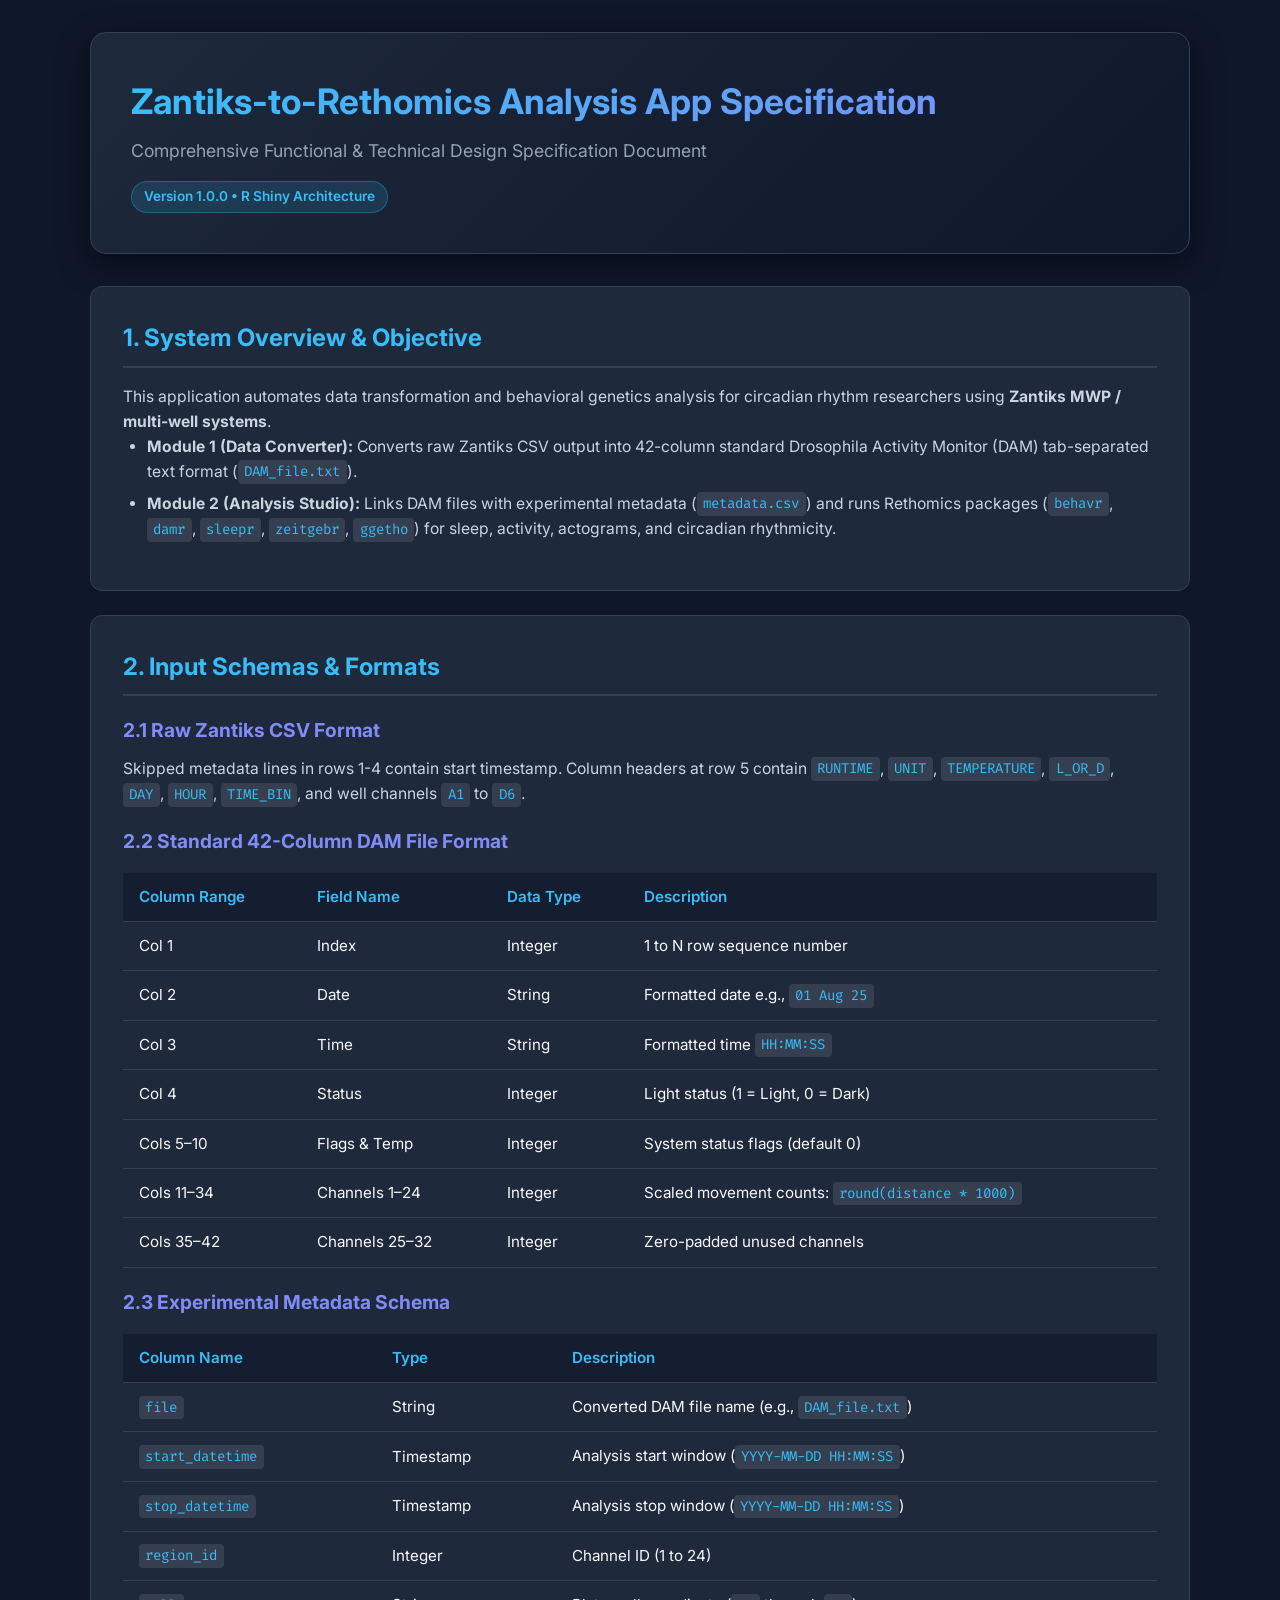
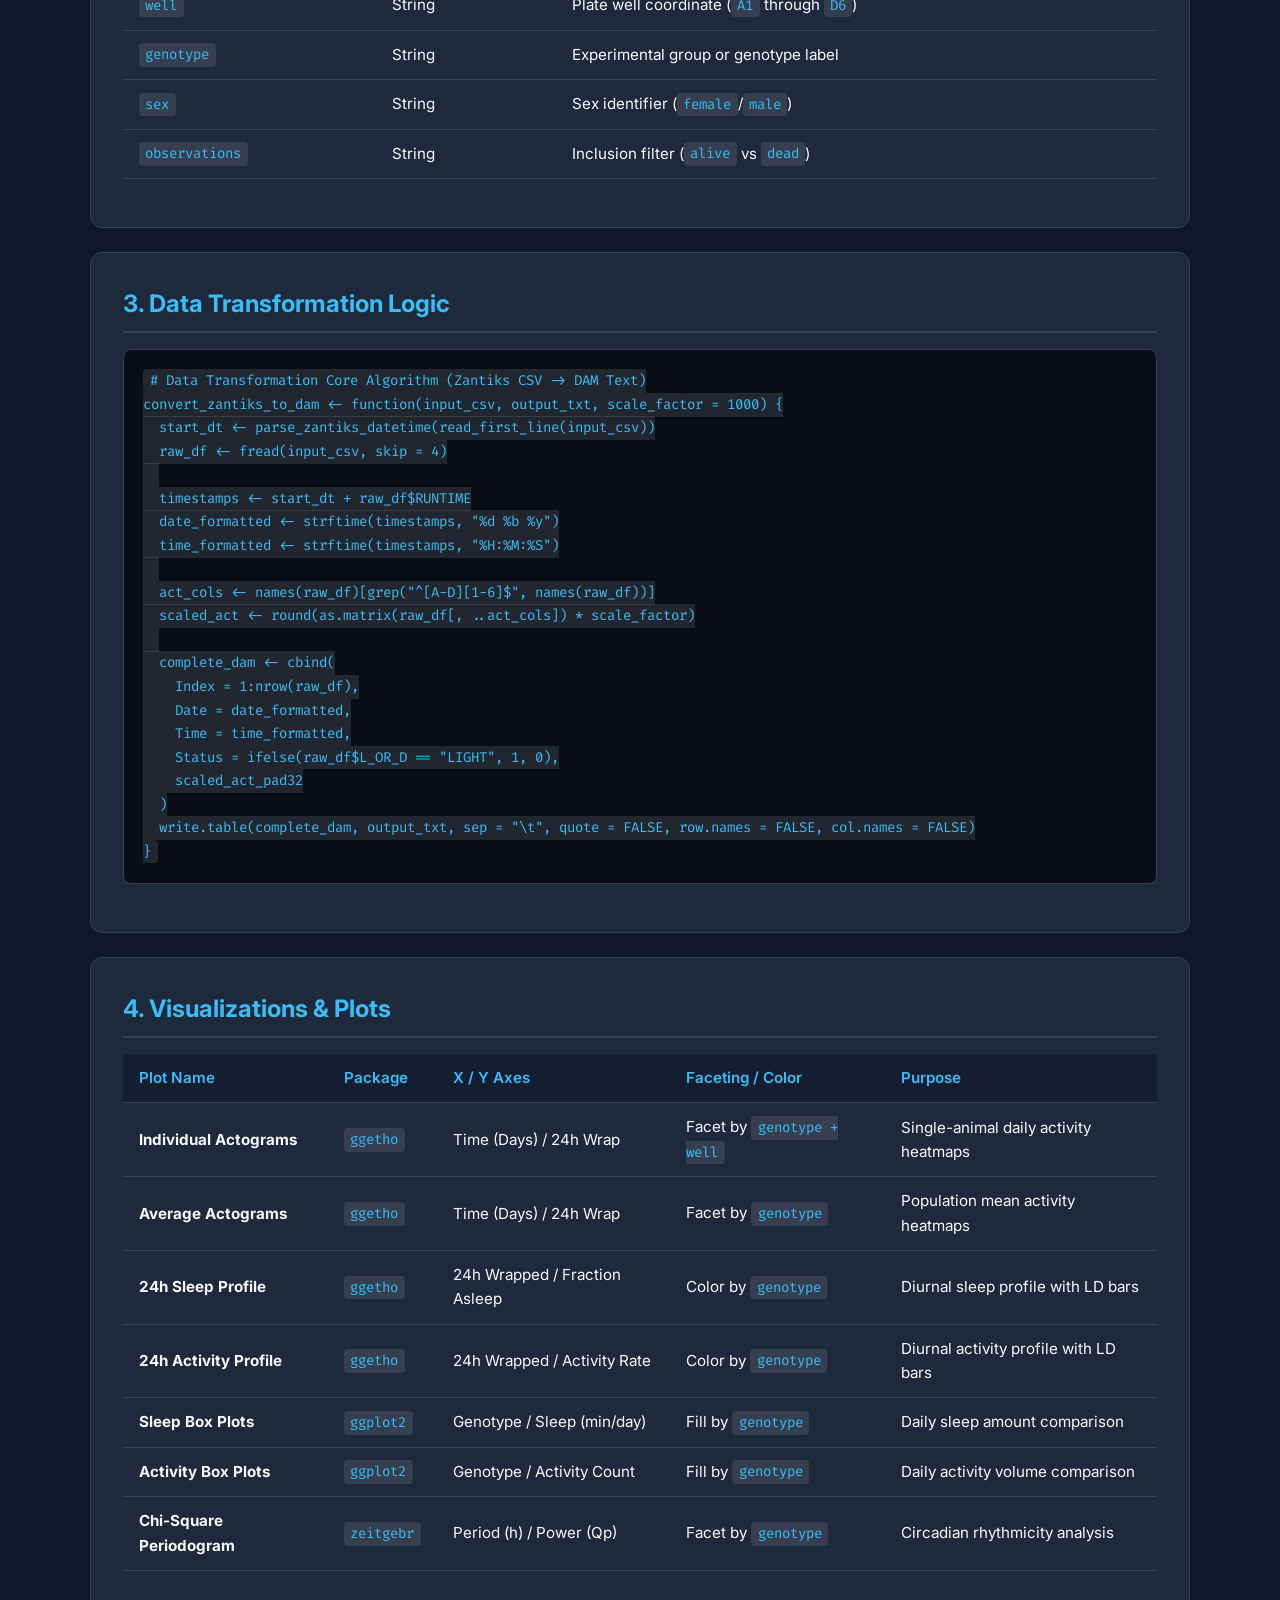
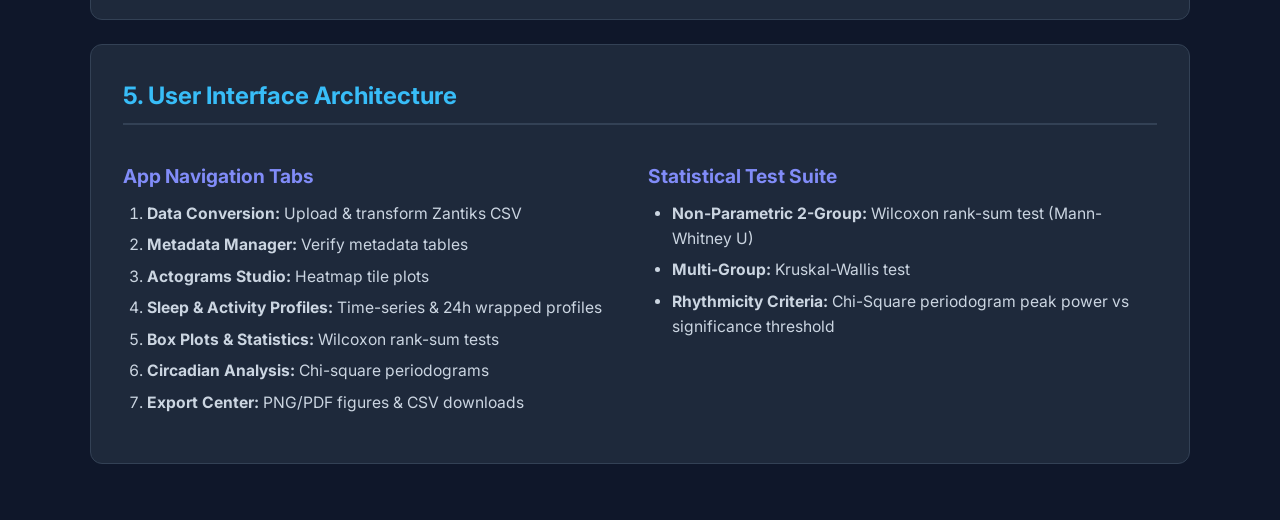
<file: zantiks_rethomics_app_spec.html>
<!DOCTYPE html>
<html lang="en">
<head>
  <meta charset="UTF-8">
  <meta name="viewport" content="width=device-width, initial-scale=1.0">
  <title>Zantiks-to-Rethomics Analysis App Specification</title>
  <link rel="preconnect" href="https://fonts.googleapis.com">
  <link rel="preconnect" href="https://fonts.gstatic.com" crossorigin>
  <link href="https://fonts.googleapis.com/css2?family=Inter:wght@300;400;500;600;700&family=Fira+Code:wght@400;500&display=swap" rel="stylesheet">
  <style>
    :root {
      --primary: #2c3e50;
      --primary-accent: #3498db;
      --secondary-accent: #18bc9c;
      --bg-dark: #0f172a;
      --card-bg: #1e293b;
      --text-main: #f8fafc;
      --text-muted: #94a3b8;
      --border-color: #334155;
      --code-bg: #090d16;
    }

    * {
      box-sizing: border-box;
      margin: 0;
      padding: 0;
    }

    body {
      font-family: 'Inter', sans-serif;
      background-color: var(--bg-dark);
      color: var(--text-main);
      line-height: 1.6;
      padding: 2rem 1rem;
    }

    .container {
      max-width: 1100px;
      margin: 0 auto;
    }

    header {
      background: linear-gradient(135deg, #1e293b 0%, #0f172a 100%);
      border: 1px solid var(--border-color);
      border-radius: 16px;
      padding: 2.5rem;
      margin-bottom: 2rem;
      box-shadow: 0 10px 30px rgba(0, 0, 0, 0.5);
    }

    h1 {
      font-size: 2.2rem;
      font-weight: 700;
      background: linear-gradient(90deg, #38bdf8, #818cf8);
      -webkit-background-clip: text;
      -webkit-text-fill-color: transparent;
      margin-bottom: 0.5rem;
    }

    .subtitle {
      color: var(--text-muted);
      font-size: 1.1rem;
    }

    .badge {
      display: inline-block;
      padding: 0.25rem 0.75rem;
      font-size: 0.85rem;
      font-weight: 600;
      border-radius: 20px;
      background: rgba(56, 189, 248, 0.15);
      color: #38bdf8;
      border: 1px solid rgba(56, 189, 248, 0.3);
      margin-top: 1rem;
    }

    section {
      background: var(--card-bg);
      border: 1px solid var(--border-color);
      border-radius: 12px;
      padding: 2rem;
      margin-bottom: 1.5rem;
    }

    h2 {
      font-size: 1.5rem;
      color: #38bdf8;
      margin-bottom: 1rem;
      border-bottom: 2px solid var(--border-color);
      padding-bottom: 0.5rem;
    }

    h3 {
      font-size: 1.2rem;
      color: #818cf8;
      margin: 1.2rem 0 0.6rem 0;
    }

    p, li {
      color: #cbd5e1;
      font-size: 0.98rem;
    }

    ul, ol {
      margin-left: 1.5rem;
      margin-bottom: 1rem;
    }

    li {
      margin-bottom: 0.4rem;
    }

    table {
      width: 100%;
      border-collapse: collapse;
      margin: 1rem 0;
      font-size: 0.95rem;
    }

    th, td {
      padding: 0.75rem 1rem;
      text-align: left;
      border-bottom: 1px solid var(--border-color);
    }

    th {
      background-color: rgba(15, 23, 42, 0.6);
      color: #38bdf8;
      font-weight: 600;
    }

    tr:hover {
      background-color: rgba(255, 255, 255, 0.03);
    }

    pre {
      background-color: var(--code-bg);
      border: 1px solid var(--border-color);
      border-radius: 8px;
      padding: 1.2rem;
      overflow-x: auto;
      font-family: 'Fira Code', monospace;
      font-size: 0.9rem;
      color: #e2e8f0;
      margin: 1rem 0;
    }

    code {
      font-family: 'Fira Code', monospace;
      background: rgba(255, 255, 255, 0.1);
      padding: 0.15rem 0.4rem;
      border-radius: 4px;
      font-size: 0.88rem;
      color: #38bdf8;
    }

    .grid-2 {
      display: grid;
      grid-template-columns: 1fr 1fr;
      gap: 1rem;
    }

    @media (max-width: 768px) {
      .grid-2 {
        grid-template-columns: 1fr;
      }
    }
  </style>
</head>
<body>
  <div class="container">
    <header>
      <h1>Zantiks-to-Rethomics Analysis App Specification</h1>
      <p class="subtitle">Comprehensive Functional & Technical Design Specification Document</p>
      <span class="badge">Version 1.0.0 • R Shiny Architecture</span>
    </header>

    <section>
      <h2>1. System Overview & Objective</h2>
      <p>This application automates data transformation and behavioral genetics analysis for circadian rhythm researchers using <strong>Zantiks MWP / multi-well systems</strong>.</p>
      <ul>
        <li><strong>Module 1 (Data Converter):</strong> Converts raw Zantiks CSV output into 42-column standard Drosophila Activity Monitor (DAM) tab-separated text format (<code>DAM_file.txt</code>).</li>
        <li><strong>Module 2 (Analysis Studio):</strong> Links DAM files with experimental metadata (<code>metadata.csv</code>) and runs Rethomics packages (<code>behavr</code>, <code>damr</code>, <code>sleepr</code>, <code>zeitgebr</code>, <code>ggetho</code>) for sleep, activity, actograms, and circadian rhythmicity.</li>
      </ul>
    </section>

    <section>
      <h2>2. Input Schemas & Formats</h2>
      
      <h3>2.1 Raw Zantiks CSV Format</h3>
      <p>Skipped metadata lines in rows 1-4 contain start timestamp. Column headers at row 5 contain <code>RUNTIME</code>, <code>UNIT</code>, <code>TEMPERATURE</code>, <code>L_OR_D</code>, <code>DAY</code>, <code>HOUR</code>, <code>TIME_BIN</code>, and well channels <code>A1</code> to <code>D6</code>.</p>

      <h3>2.2 Standard 42-Column DAM File Format</h3>
      <table>
        <thead>
          <tr>
            <th>Column Range</th>
            <th>Field Name</th>
            <th>Data Type</th>
            <th>Description</th>
          </tr>
        </thead>
        <tbody>
          <tr>
            <td>Col 1</td>
            <td>Index</td>
            <td>Integer</td>
            <td>1 to N row sequence number</td>
          </tr>
          <tr>
            <td>Col 2</td>
            <td>Date</td>
            <td>String</td>
            <td>Formatted date e.g., <code>01 Aug 25</code></td>
          </tr>
          <tr>
            <td>Col 3</td>
            <td>Time</td>
            <td>String</td>
            <td>Formatted time <code>HH:MM:SS</code></td>
          </tr>
          <tr>
            <td>Col 4</td>
            <td>Status</td>
            <td>Integer</td>
            <td>Light status (1 = Light, 0 = Dark)</td>
          </tr>
          <tr>
            <td>Cols 5–10</td>
            <td>Flags & Temp</td>
            <td>Integer</td>
            <td>System status flags (default 0)</td>
          </tr>
          <tr>
            <td>Cols 11–34</td>
            <td>Channels 1–24</td>
            <td>Integer</td>
            <td>Scaled movement counts: <code>round(distance * 1000)</code></td>
          </tr>
          <tr>
            <td>Cols 35–42</td>
            <td>Channels 25–32</td>
            <td>Integer</td>
            <td>Zero-padded unused channels</td>
          </tr>
        </tbody>
      </table>

      <h3>2.3 Experimental Metadata Schema</h3>
      <table>
        <thead>
          <tr>
            <th>Column Name</th>
            <th>Type</th>
            <th>Description</th>
          </tr>
        </thead>
        <tbody>
          <tr><td><code>file</code></td><td>String</td><td>Converted DAM file name (e.g., <code>DAM_file.txt</code>)</td></tr>
          <tr><td><code>start_datetime</code></td><td>Timestamp</td><td>Analysis start window (<code>YYYY-MM-DD HH:MM:SS</code>)</td></tr>
          <tr><td><code>stop_datetime</code></td><td>Timestamp</td><td>Analysis stop window (<code>YYYY-MM-DD HH:MM:SS</code>)</td></tr>
          <tr><td><code>region_id</code></td><td>Integer</td><td>Channel ID (1 to 24)</td></tr>
          <tr><td><code>well</code></td><td>String</td><td>Plate well coordinate (<code>A1</code> through <code>D6</code>)</td></tr>
          <tr><td><code>genotype</code></td><td>String</td><td>Experimental group or genotype label</td></tr>
          <tr><td><code>sex</code></td><td>String</td><td>Sex identifier (<code>female</code>/<code>male</code>)</td></tr>
          <tr><td><code>observations</code></td><td>String</td><td>Inclusion filter (<code>alive</code> vs <code>dead</code>)</td></tr>
        </tbody>
      </table>
    </section>

    <section>
      <h2>3. Data Transformation Logic</h2>
      <pre><code># Data Transformation Core Algorithm (Zantiks CSV -> DAM Text)
convert_zantiks_to_dam <- function(input_csv, output_txt, scale_factor = 1000) {
  start_dt <- parse_zantiks_datetime(read_first_line(input_csv))
  raw_df <- fread(input_csv, skip = 4)
  
  timestamps <- start_dt + raw_df$RUNTIME
  date_formatted <- strftime(timestamps, "%d %b %y")
  time_formatted <- strftime(timestamps, "%H:%M:%S")
  
  act_cols <- names(raw_df)[grep("^[A-D][1-6]$", names(raw_df))]
  scaled_act <- round(as.matrix(raw_df[, ..act_cols]) * scale_factor)
  
  complete_dam <- cbind(
    Index = 1:nrow(raw_df),
    Date = date_formatted,
    Time = time_formatted,
    Status = ifelse(raw_df$L_OR_D == "LIGHT", 1, 0),
    scaled_act_pad32
  )
  write.table(complete_dam, output_txt, sep = "\t", quote = FALSE, row.names = FALSE, col.names = FALSE)
}</code></pre>
    </section>

    <section>
      <h2>4. Visualizations & Plots</h2>
      <table>
        <thead>
          <tr>
            <th>Plot Name</th>
            <th>Package</th>
            <th>X / Y Axes</th>
            <th>Faceting / Color</th>
            <th>Purpose</th>
          </tr>
        </thead>
        <tbody>
          <tr>
            <td><strong>Individual Actograms</strong></td>
            <td><code>ggetho</code></td>
            <td>Time (Days) / 24h Wrap</td>
            <td>Facet by <code>genotype + well</code></td>
            <td>Single-animal daily activity heatmaps</td>
          </tr>
          <tr>
            <td><strong>Average Actograms</strong></td>
            <td><code>ggetho</code></td>
            <td>Time (Days) / 24h Wrap</td>
            <td>Facet by <code>genotype</code></td>
            <td>Population mean activity heatmaps</td>
          </tr>
          <tr>
            <td><strong>24h Sleep Profile</strong></td>
            <td><code>ggetho</code></td>
            <td>24h Wrapped / Fraction Asleep</td>
            <td>Color by <code>genotype</code></td>
            <td>Diurnal sleep profile with LD bars</td>
          </tr>
          <tr>
            <td><strong>24h Activity Profile</strong></td>
            <td><code>ggetho</code></td>
            <td>24h Wrapped / Activity Rate</td>
            <td>Color by <code>genotype</code></td>
            <td>Diurnal activity profile with LD bars</td>
          </tr>
          <tr>
            <td><strong>Sleep Box Plots</strong></td>
            <td><code>ggplot2</code></td>
            <td>Genotype / Sleep (min/day)</td>
            <td>Fill by <code>genotype</code></td>
            <td>Daily sleep amount comparison</td>
          </tr>
          <tr>
            <td><strong>Activity Box Plots</strong></td>
            <td><code>ggplot2</code></td>
            <td>Genotype / Activity Count</td>
            <td>Fill by <code>genotype</code></td>
            <td>Daily activity volume comparison</td>
          </tr>
          <tr>
            <td><strong>Chi-Square Periodogram</strong></td>
            <td><code>zeitgebr</code></td>
            <td>Period (h) / Power (Qp)</td>
            <td>Facet by <code>genotype</code></td>
            <td>Circadian rhythmicity analysis</td>
          </tr>
        </tbody>
      </table>
    </section>

    <section>
      <h2>5. User Interface Architecture</h2>
      <div class="grid-2">
        <div>
          <h3>App Navigation Tabs</h3>
          <ol>
            <li><strong>Data Conversion:</strong> Upload & transform Zantiks CSV</li>
            <li><strong>Metadata Manager:</strong> Verify metadata tables</li>
            <li><strong>Actograms Studio:</strong> Heatmap tile plots</li>
            <li><strong>Sleep & Activity Profiles:</strong> Time-series & 24h wrapped profiles</li>
            <li><strong>Box Plots & Statistics:</strong> Wilcoxon rank-sum tests</li>
            <li><strong>Circadian Analysis:</strong> Chi-square periodograms</li>
            <li><strong>Export Center:</strong> PNG/PDF figures & CSV downloads</li>
          </ol>
        </div>
        <div>
          <h3>Statistical Test Suite</h3>
          <ul>
            <li><strong>Non-Parametric 2-Group:</strong> Wilcoxon rank-sum test (Mann-Whitney U)</li>
            <li><strong>Multi-Group:</strong> Kruskal-Wallis test</li>
            <li><strong>Rhythmicity Criteria:</strong> Chi-Square periodogram peak power vs significance threshold</li>
          </ul>
        </div>
      </div>
    </section>
  </div>
</body>
</html>
</file>
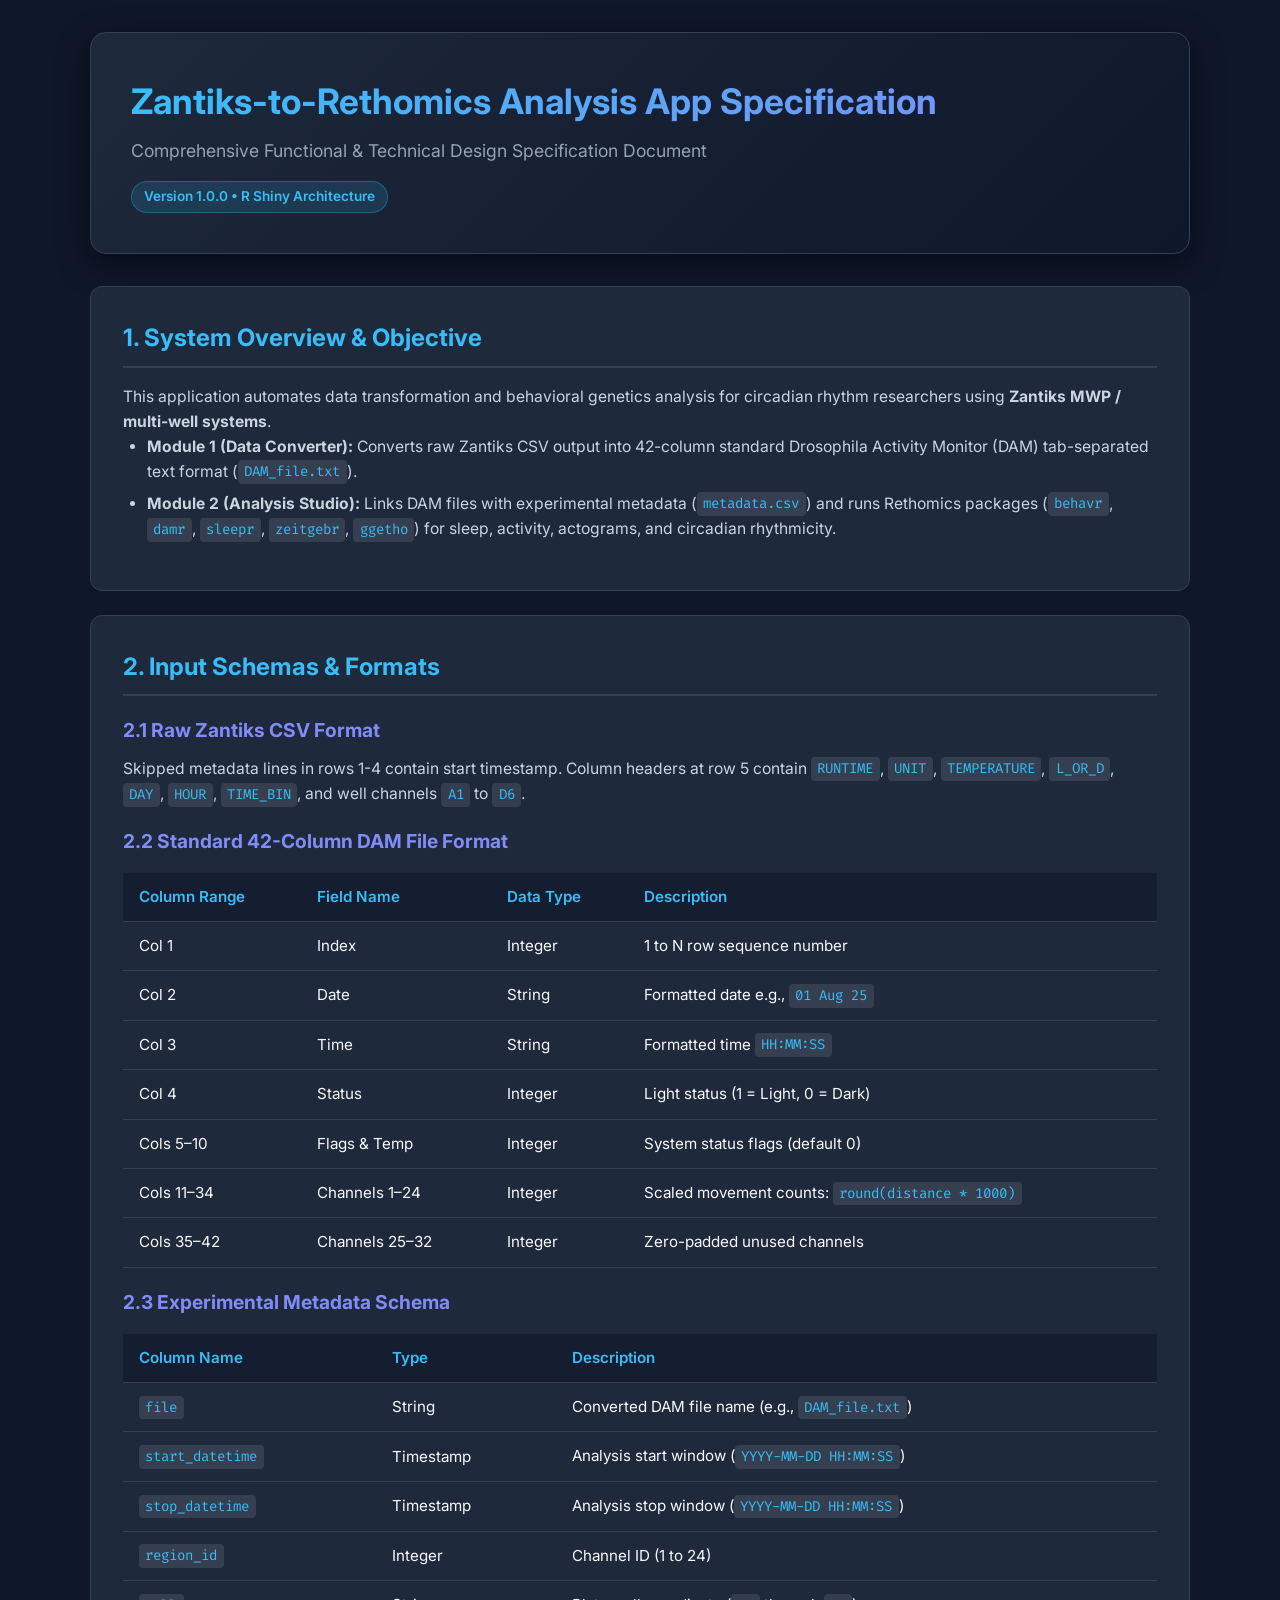
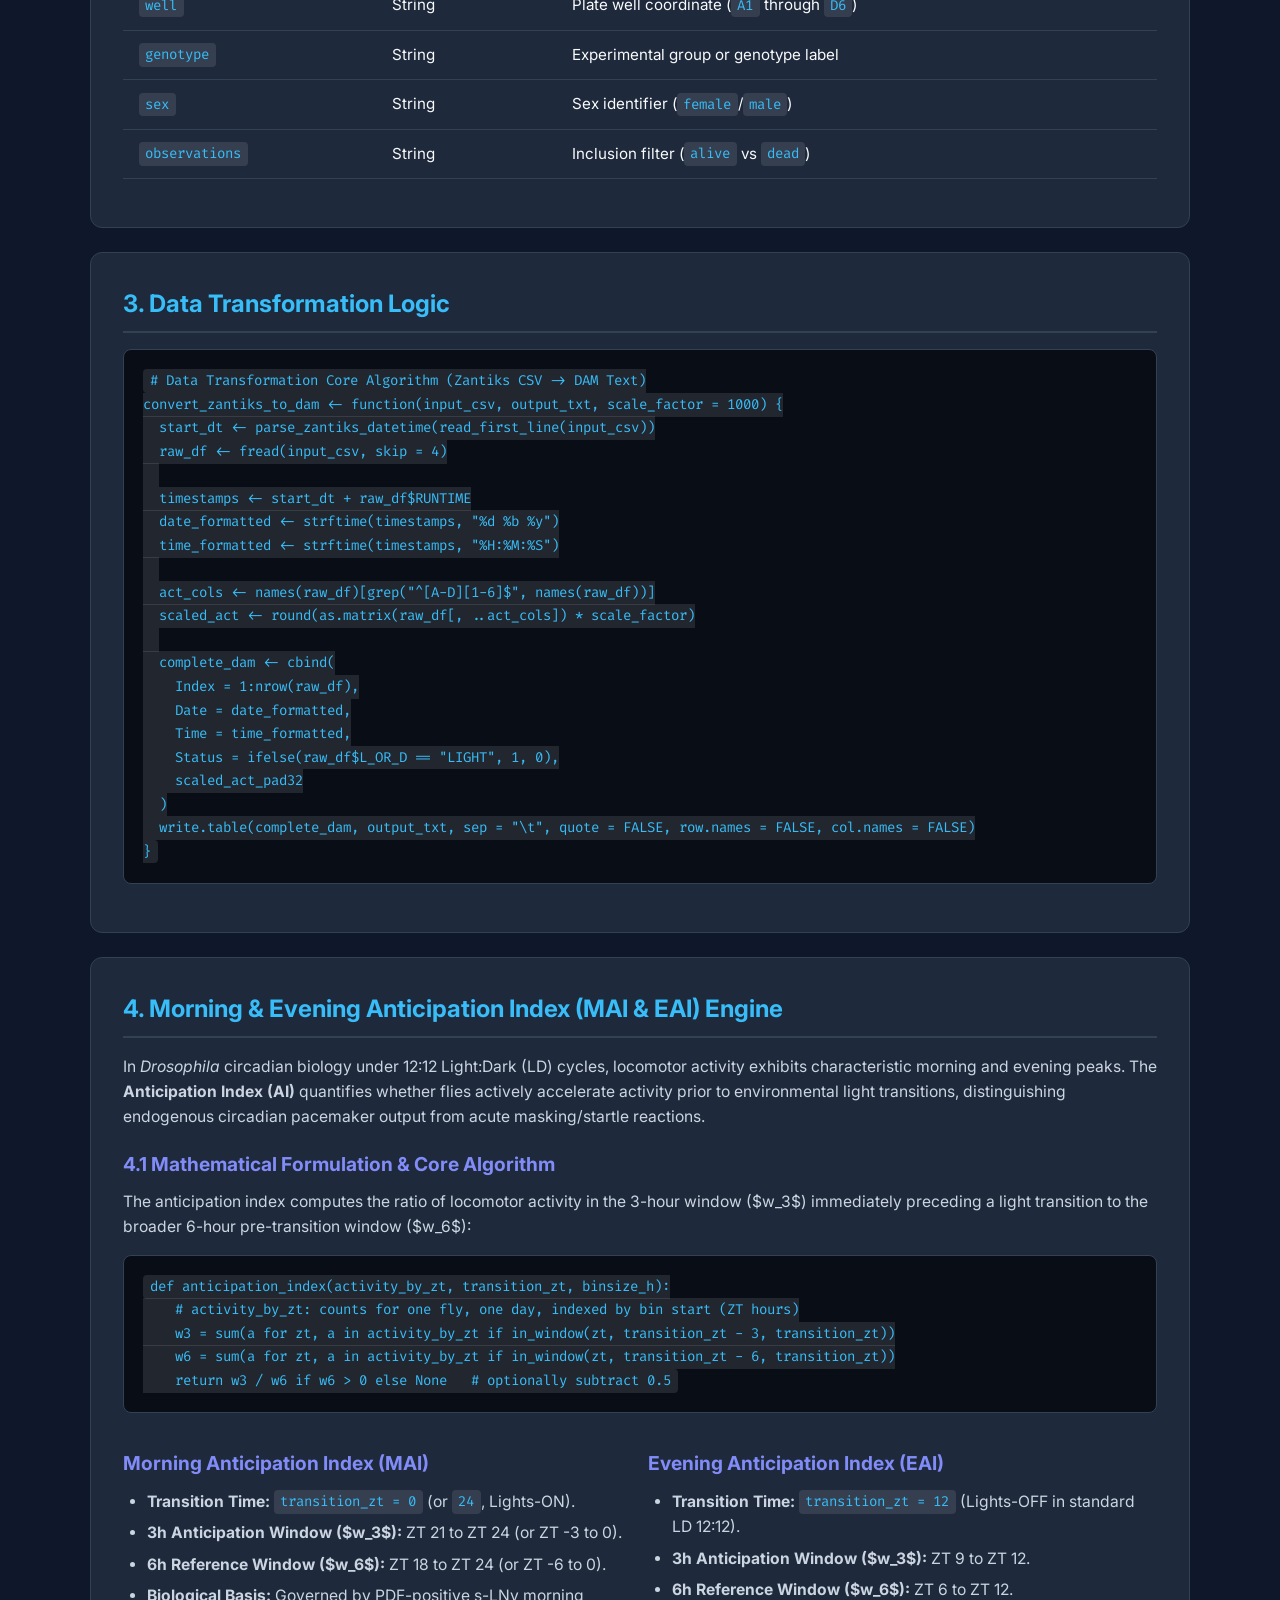
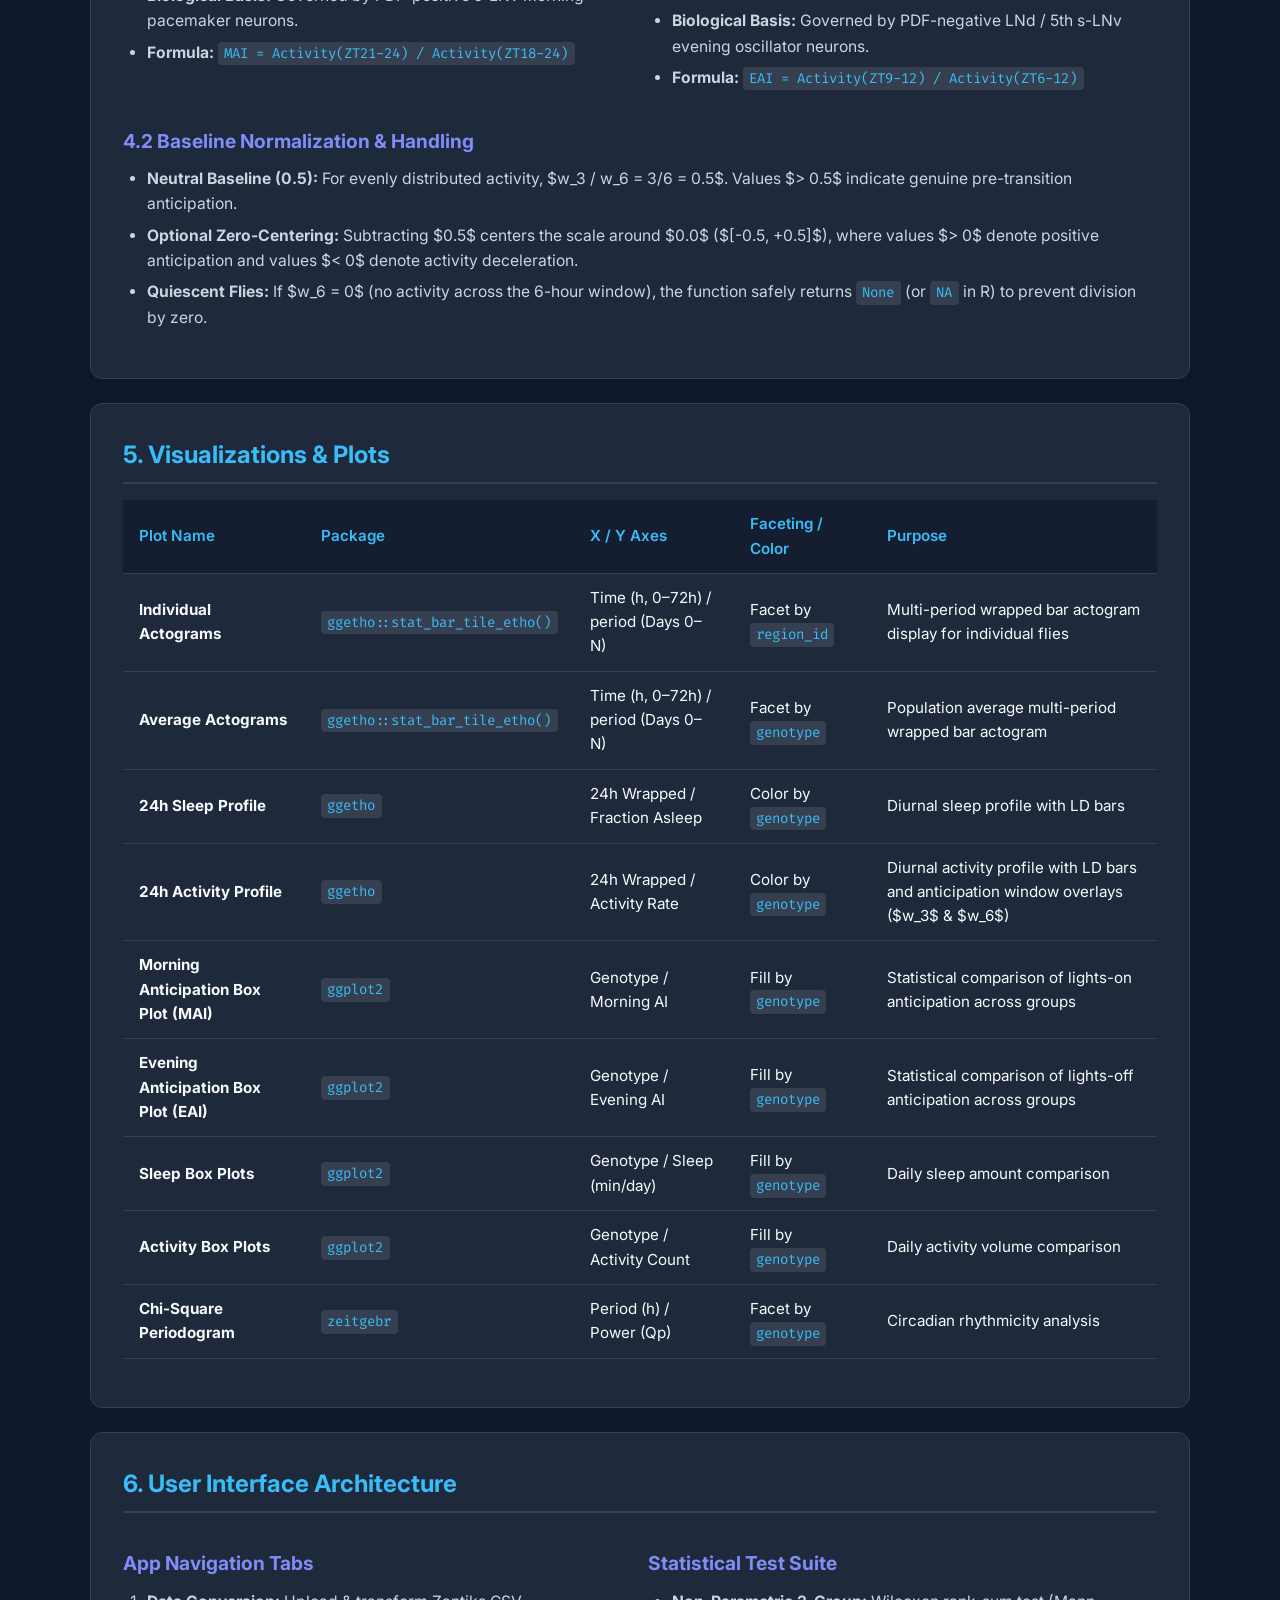
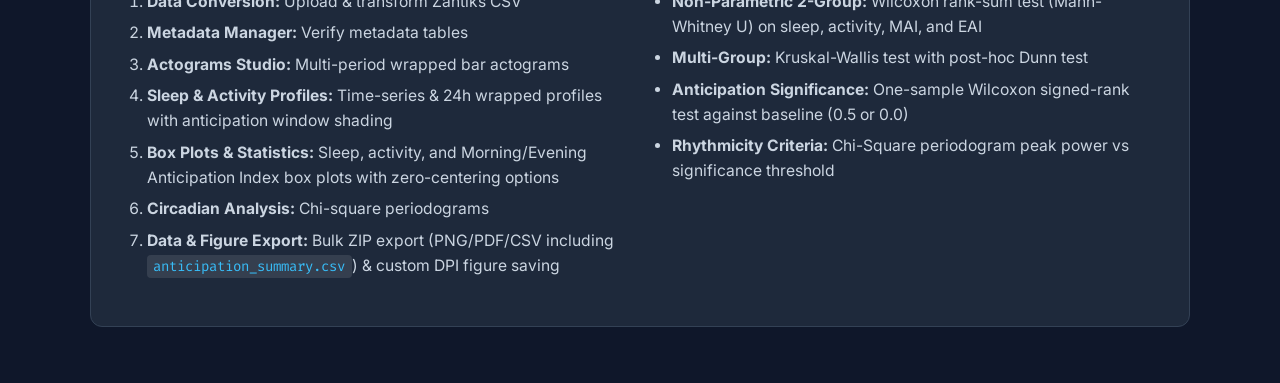
<file: docs/zantiks_rethomics_app_spec.html>
<!DOCTYPE html>
<html lang="en">
<head>
  <meta charset="UTF-8">
  <meta name="viewport" content="width=device-width, initial-scale=1.0">
  <title>Zantiks-to-Rethomics Analysis App Specification</title>
  <link rel="preconnect" href="https://fonts.googleapis.com">
  <link rel="preconnect" href="https://fonts.gstatic.com" crossorigin>
  <link href="https://fonts.googleapis.com/css2?family=Inter:wght@300;400;500;600;700&family=Fira+Code:wght@400;500&display=swap" rel="stylesheet">
  <style>
    :root {
      --primary: #2c3e50;
      --primary-accent: #3498db;
      --secondary-accent: #18bc9c;
      --bg-dark: #0f172a;
      --card-bg: #1e293b;
      --text-main: #f8fafc;
      --text-muted: #94a3b8;
      --border-color: #334155;
      --code-bg: #090d16;
    }

    * {
      box-sizing: border-box;
      margin: 0;
      padding: 0;
    }

    body {
      font-family: 'Inter', sans-serif;
      background-color: var(--bg-dark);
      color: var(--text-main);
      line-height: 1.6;
      padding: 2rem 1rem;
    }

    .container {
      max-width: 1100px;
      margin: 0 auto;
    }

    header {
      background: linear-gradient(135deg, #1e293b 0%, #0f172a 100%);
      border: 1px solid var(--border-color);
      border-radius: 16px;
      padding: 2.5rem;
      margin-bottom: 2rem;
      box-shadow: 0 10px 30px rgba(0, 0, 0, 0.5);
    }

    h1 {
      font-size: 2.2rem;
      font-weight: 700;
      background: linear-gradient(90deg, #38bdf8, #818cf8);
      -webkit-background-clip: text;
      -webkit-text-fill-color: transparent;
      margin-bottom: 0.5rem;
    }

    .subtitle {
      color: var(--text-muted);
      font-size: 1.1rem;
    }

    .badge {
      display: inline-block;
      padding: 0.25rem 0.75rem;
      font-size: 0.85rem;
      font-weight: 600;
      border-radius: 20px;
      background: rgba(56, 189, 248, 0.15);
      color: #38bdf8;
      border: 1px solid rgba(56, 189, 248, 0.3);
      margin-top: 1rem;
    }

    section {
      background: var(--card-bg);
      border: 1px solid var(--border-color);
      border-radius: 12px;
      padding: 2rem;
      margin-bottom: 1.5rem;
    }

    h2 {
      font-size: 1.5rem;
      color: #38bdf8;
      margin-bottom: 1rem;
      border-bottom: 2px solid var(--border-color);
      padding-bottom: 0.5rem;
    }

    h3 {
      font-size: 1.2rem;
      color: #818cf8;
      margin: 1.2rem 0 0.6rem 0;
    }

    p, li {
      color: #cbd5e1;
      font-size: 0.98rem;
    }

    ul, ol {
      margin-left: 1.5rem;
      margin-bottom: 1rem;
    }

    li {
      margin-bottom: 0.4rem;
    }

    table {
      width: 100%;
      border-collapse: collapse;
      margin: 1rem 0;
      font-size: 0.95rem;
    }

    th, td {
      padding: 0.75rem 1rem;
      text-align: left;
      border-bottom: 1px solid var(--border-color);
    }

    th {
      background-color: rgba(15, 23, 42, 0.6);
      color: #38bdf8;
      font-weight: 600;
    }

    tr:hover {
      background-color: rgba(255, 255, 255, 0.03);
    }

    pre {
      background-color: var(--code-bg);
      border: 1px solid var(--border-color);
      border-radius: 8px;
      padding: 1.2rem;
      overflow-x: auto;
      font-family: 'Fira Code', monospace;
      font-size: 0.9rem;
      color: #e2e8f0;
      margin: 1rem 0;
    }

    code {
      font-family: 'Fira Code', monospace;
      background: rgba(255, 255, 255, 0.1);
      padding: 0.15rem 0.4rem;
      border-radius: 4px;
      font-size: 0.88rem;
      color: #38bdf8;
    }

    .grid-2 {
      display: grid;
      grid-template-columns: 1fr 1fr;
      gap: 1rem;
    }

    @media (max-width: 768px) {
      .grid-2 {
        grid-template-columns: 1fr;
      }
    }
  </style>
</head>
<body>
  <div class="container">
    <header>
      <h1>Zantiks-to-Rethomics Analysis App Specification</h1>
      <p class="subtitle">Comprehensive Functional & Technical Design Specification Document</p>
      <span class="badge">Version 1.0.0 • R Shiny Architecture</span>
    </header>

    <section>
      <h2>1. System Overview & Objective</h2>
      <p>This application automates data transformation and behavioral genetics analysis for circadian rhythm researchers using <strong>Zantiks MWP / multi-well systems</strong>.</p>
      <ul>
        <li><strong>Module 1 (Data Converter):</strong> Converts raw Zantiks CSV output into 42-column standard Drosophila Activity Monitor (DAM) tab-separated text format (<code>DAM_file.txt</code>).</li>
        <li><strong>Module 2 (Analysis Studio):</strong> Links DAM files with experimental metadata (<code>metadata.csv</code>) and runs Rethomics packages (<code>behavr</code>, <code>damr</code>, <code>sleepr</code>, <code>zeitgebr</code>, <code>ggetho</code>) for sleep, activity, actograms, and circadian rhythmicity.</li>
      </ul>
    </section>

    <section>
      <h2>2. Input Schemas & Formats</h2>
      
      <h3>2.1 Raw Zantiks CSV Format</h3>
      <p>Skipped metadata lines in rows 1-4 contain start timestamp. Column headers at row 5 contain <code>RUNTIME</code>, <code>UNIT</code>, <code>TEMPERATURE</code>, <code>L_OR_D</code>, <code>DAY</code>, <code>HOUR</code>, <code>TIME_BIN</code>, and well channels <code>A1</code> to <code>D6</code>.</p>

      <h3>2.2 Standard 42-Column DAM File Format</h3>
      <table>
        <thead>
          <tr>
            <th>Column Range</th>
            <th>Field Name</th>
            <th>Data Type</th>
            <th>Description</th>
          </tr>
        </thead>
        <tbody>
          <tr>
            <td>Col 1</td>
            <td>Index</td>
            <td>Integer</td>
            <td>1 to N row sequence number</td>
          </tr>
          <tr>
            <td>Col 2</td>
            <td>Date</td>
            <td>String</td>
            <td>Formatted date e.g., <code>01 Aug 25</code></td>
          </tr>
          <tr>
            <td>Col 3</td>
            <td>Time</td>
            <td>String</td>
            <td>Formatted time <code>HH:MM:SS</code></td>
          </tr>
          <tr>
            <td>Col 4</td>
            <td>Status</td>
            <td>Integer</td>
            <td>Light status (1 = Light, 0 = Dark)</td>
          </tr>
          <tr>
            <td>Cols 5–10</td>
            <td>Flags & Temp</td>
            <td>Integer</td>
            <td>System status flags (default 0)</td>
          </tr>
          <tr>
            <td>Cols 11–34</td>
            <td>Channels 1–24</td>
            <td>Integer</td>
            <td>Scaled movement counts: <code>round(distance * 1000)</code></td>
          </tr>
          <tr>
            <td>Cols 35–42</td>
            <td>Channels 25–32</td>
            <td>Integer</td>
            <td>Zero-padded unused channels</td>
          </tr>
        </tbody>
      </table>

      <h3>2.3 Experimental Metadata Schema</h3>
      <table>
        <thead>
          <tr>
            <th>Column Name</th>
            <th>Type</th>
            <th>Description</th>
          </tr>
        </thead>
        <tbody>
          <tr><td><code>file</code></td><td>String</td><td>Converted DAM file name (e.g., <code>DAM_file.txt</code>)</td></tr>
          <tr><td><code>start_datetime</code></td><td>Timestamp</td><td>Analysis start window (<code>YYYY-MM-DD HH:MM:SS</code>)</td></tr>
          <tr><td><code>stop_datetime</code></td><td>Timestamp</td><td>Analysis stop window (<code>YYYY-MM-DD HH:MM:SS</code>)</td></tr>
          <tr><td><code>region_id</code></td><td>Integer</td><td>Channel ID (1 to 24)</td></tr>
          <tr><td><code>well</code></td><td>String</td><td>Plate well coordinate (<code>A1</code> through <code>D6</code>)</td></tr>
          <tr><td><code>genotype</code></td><td>String</td><td>Experimental group or genotype label</td></tr>
          <tr><td><code>sex</code></td><td>String</td><td>Sex identifier (<code>female</code>/<code>male</code>)</td></tr>
          <tr><td><code>observations</code></td><td>String</td><td>Inclusion filter (<code>alive</code> vs <code>dead</code>)</td></tr>
        </tbody>
      </table>
    </section>

    <section>
      <h2>3. Data Transformation Logic</h2>
      <pre><code># Data Transformation Core Algorithm (Zantiks CSV -> DAM Text)
convert_zantiks_to_dam <- function(input_csv, output_txt, scale_factor = 1000) {
  start_dt <- parse_zantiks_datetime(read_first_line(input_csv))
  raw_df <- fread(input_csv, skip = 4)
  
  timestamps <- start_dt + raw_df$RUNTIME
  date_formatted <- strftime(timestamps, "%d %b %y")
  time_formatted <- strftime(timestamps, "%H:%M:%S")
  
  act_cols <- names(raw_df)[grep("^[A-D][1-6]$", names(raw_df))]
  scaled_act <- round(as.matrix(raw_df[, ..act_cols]) * scale_factor)
  
  complete_dam <- cbind(
    Index = 1:nrow(raw_df),
    Date = date_formatted,
    Time = time_formatted,
    Status = ifelse(raw_df$L_OR_D == "LIGHT", 1, 0),
    scaled_act_pad32
  )
  write.table(complete_dam, output_txt, sep = "\t", quote = FALSE, row.names = FALSE, col.names = FALSE)
}</code></pre>
    </section>

    <section>
      <h2>4. Morning & Evening Anticipation Index (MAI & EAI) Engine</h2>
      <p>In <em>Drosophila</em> circadian biology under 12:12 Light:Dark (LD) cycles, locomotor activity exhibits characteristic morning and evening peaks. The <strong>Anticipation Index (AI)</strong> quantifies whether flies actively accelerate activity prior to environmental light transitions, distinguishing endogenous circadian pacemaker output from acute masking/startle reactions.</p>

      <h3>4.1 Mathematical Formulation & Core Algorithm</h3>
      <p>The anticipation index computes the ratio of locomotor activity in the 3-hour window ($w_3$) immediately preceding a light transition to the broader 6-hour pre-transition window ($w_6$):</p>
      
      <pre><code>def anticipation_index(activity_by_zt, transition_zt, binsize_h):
    # activity_by_zt: counts for one fly, one day, indexed by bin start (ZT hours)
    w3 = sum(a for zt, a in activity_by_zt if in_window(zt, transition_zt - 3, transition_zt))
    w6 = sum(a for zt, a in activity_by_zt if in_window(zt, transition_zt - 6, transition_zt))
    return w3 / w6 if w6 > 0 else None   # optionally subtract 0.5</code></pre>

      <div class="grid-2" style="margin-top: 1rem;">
        <div>
          <h3>Morning Anticipation Index (MAI)</h3>
          <ul>
            <li><strong>Transition Time:</strong> <code>transition_zt = 0</code> (or <code>24</code>, Lights-ON).</li>
            <li><strong>3h Anticipation Window ($w_3$):</strong> ZT 21 to ZT 24 (or ZT -3 to 0).</li>
            <li><strong>6h Reference Window ($w_6$):</strong> ZT 18 to ZT 24 (or ZT -6 to 0).</li>
            <li><strong>Biological Basis:</strong> Governed by PDF-positive s-LNv morning pacemaker neurons.</li>
            <li><strong>Formula:</strong> <code>MAI = Activity(ZT21-24) / Activity(ZT18-24)</code></li>
          </ul>
        </div>
        <div>
          <h3>Evening Anticipation Index (EAI)</h3>
          <ul>
            <li><strong>Transition Time:</strong> <code>transition_zt = 12</code> (Lights-OFF in standard LD 12:12).</li>
            <li><strong>3h Anticipation Window ($w_3$):</strong> ZT 9 to ZT 12.</li>
            <li><strong>6h Reference Window ($w_6$):</strong> ZT 6 to ZT 12.</li>
            <li><strong>Biological Basis:</strong> Governed by PDF-negative LNd / 5th s-LNv evening oscillator neurons.</li>
            <li><strong>Formula:</strong> <code>EAI = Activity(ZT9-12) / Activity(ZT6-12)</code></li>
          </ul>
        </div>
      </div>

      <h3 style="margin-top: 1.2rem;">4.2 Baseline Normalization & Handling</h3>
      <ul>
        <li><strong>Neutral Baseline (0.5):</strong> For evenly distributed activity, $w_3 / w_6 = 3/6 = 0.5$. Values $> 0.5$ indicate genuine pre-transition anticipation.</li>
        <li><strong>Optional Zero-Centering:</strong> Subtracting $0.5$ centers the scale around $0.0$ ($[-0.5, +0.5]$), where values $> 0$ denote positive anticipation and values $< 0$ denote activity deceleration.</li>
        <li><strong>Quiescent Flies:</strong> If $w_6 = 0$ (no activity across the 6-hour window), the function safely returns <code>None</code> (or <code>NA</code> in R) to prevent division by zero.</li>
      </ul>
    </section>

    <section>
      <h2>5. Visualizations & Plots</h2>
      <table>
        <thead>
          <tr>
            <th>Plot Name</th>
            <th>Package</th>
            <th>X / Y Axes</th>
            <th>Faceting / Color</th>
            <th>Purpose</th>
          </tr>
        </thead>
        <tbody>
          <tr>
            <td><strong>Individual Actograms</strong></td>
            <td><code>ggetho::stat_bar_tile_etho()</code></td>
            <td>Time (h, 0–72h) / period (Days 0–N)</td>
            <td>Facet by <code>region_id</code></td>
            <td>Multi-period wrapped bar actogram display for individual flies</td>
          </tr>
          <tr>
            <td><strong>Average Actograms</strong></td>
            <td><code>ggetho::stat_bar_tile_etho()</code></td>
            <td>Time (h, 0–72h) / period (Days 0–N)</td>
            <td>Facet by <code>genotype</code></td>
            <td>Population average multi-period wrapped bar actogram</td>
          </tr>
          <tr>
            <td><strong>24h Sleep Profile</strong></td>
            <td><code>ggetho</code></td>
            <td>24h Wrapped / Fraction Asleep</td>
            <td>Color by <code>genotype</code></td>
            <td>Diurnal sleep profile with LD bars</td>
          </tr>
          <tr>
            <td><strong>24h Activity Profile</strong></td>
            <td><code>ggetho</code></td>
            <td>24h Wrapped / Activity Rate</td>
            <td>Color by <code>genotype</code></td>
            <td>Diurnal activity profile with LD bars and anticipation window overlays ($w_3$ & $w_6$)</td>
          </tr>
          <tr>
            <td><strong>Morning Anticipation Box Plot (MAI)</strong></td>
            <td><code>ggplot2</code></td>
            <td>Genotype / Morning AI</td>
            <td>Fill by <code>genotype</code></td>
            <td>Statistical comparison of lights-on anticipation across groups</td>
          </tr>
          <tr>
            <td><strong>Evening Anticipation Box Plot (EAI)</strong></td>
            <td><code>ggplot2</code></td>
            <td>Genotype / Evening AI</td>
            <td>Fill by <code>genotype</code></td>
            <td>Statistical comparison of lights-off anticipation across groups</td>
          </tr>
          <tr>
            <td><strong>Sleep Box Plots</strong></td>
            <td><code>ggplot2</code></td>
            <td>Genotype / Sleep (min/day)</td>
            <td>Fill by <code>genotype</code></td>
            <td>Daily sleep amount comparison</td>
          </tr>
          <tr>
            <td><strong>Activity Box Plots</strong></td>
            <td><code>ggplot2</code></td>
            <td>Genotype / Activity Count</td>
            <td>Fill by <code>genotype</code></td>
            <td>Daily activity volume comparison</td>
          </tr>
          <tr>
            <td><strong>Chi-Square Periodogram</strong></td>
            <td><code>zeitgebr</code></td>
            <td>Period (h) / Power (Qp)</td>
            <td>Facet by <code>genotype</code></td>
            <td>Circadian rhythmicity analysis</td>
          </tr>
        </tbody>
      </table>
    </section>

    <section>
      <h2>6. User Interface Architecture</h2>
      <div class="grid-2">
        <div>
          <h3>App Navigation Tabs</h3>
          <ol>
            <li><strong>Data Conversion:</strong> Upload & transform Zantiks CSV</li>
            <li><strong>Metadata Manager:</strong> Verify metadata tables</li>
            <li><strong>Actograms Studio:</strong> Multi-period wrapped bar actograms</li>
            <li><strong>Sleep & Activity Profiles:</strong> Time-series & 24h wrapped profiles with anticipation window shading</li>
            <li><strong>Box Plots & Statistics:</strong> Sleep, activity, and Morning/Evening Anticipation Index box plots with zero-centering options</li>
            <li><strong>Circadian Analysis:</strong> Chi-square periodograms</li>
            <li><strong>Data & Figure Export:</strong> Bulk ZIP export (PNG/PDF/CSV including <code>anticipation_summary.csv</code>) & custom DPI figure saving</li>
          </ol>
        </div>
        <div>
          <h3>Statistical Test Suite</h3>
          <ul>
            <li><strong>Non-Parametric 2-Group:</strong> Wilcoxon rank-sum test (Mann-Whitney U) on sleep, activity, MAI, and EAI</li>
            <li><strong>Multi-Group:</strong> Kruskal-Wallis test with post-hoc Dunn test</li>
            <li><strong>Anticipation Significance:</strong> One-sample Wilcoxon signed-rank test against baseline (0.5 or 0.0)</li>
            <li><strong>Rhythmicity Criteria:</strong> Chi-Square periodogram peak power vs significance threshold</li>
          </ul>
        </div>
      </div>
    </section>
  </div>
</body>
</html>
</file>
<file: app/css/styles.css>
/* ============================================================================
 * styles.css — Zantiks-to-Rethomics Behavioral Analyzer
 * Dark scientific theme matching the specification document.
 * ==========================================================================*/
:root {
  --bg: #0b1220;
  --bg-soft: #0f172a;
  --card: #151f33;
  --card-border: #243147;
  --text: #e6edf7;
  --text-muted: #8fa3bf;
  --primary: #38bdf8;
  --primary-2: #818cf8;
  --accent: #2dd4bf;
  --danger: #f87171;
  --success: #4ade80;
  --warn: #fbbf24;
  --btn-bg: #1d2b44;
  --btn-border: #2e405c;
  --radius: 12px;
}

* { box-sizing: border-box; margin: 0; padding: 0; }

html, body { height: 100%; }

body {
  font-family: 'Inter', system-ui, -apple-system, sans-serif;
  background:
    radial-gradient(1200px 500px at 80% -10%, rgba(56, 189, 248, 0.08), transparent 60%),
    radial-gradient(900px 500px at 0% 0%, rgba(129, 140, 248, 0.07), transparent 55%),
    var(--bg);
  color: var(--text);
  line-height: 1.55;
  min-height: 100vh;
}

/* ---------------- Header ---------------- */
.app-header {
  background: linear-gradient(135deg, #101b31 0%, #0b1220 100%);
  border-bottom: 1px solid var(--card-border);
  padding: 1.1rem 1.5rem;
  position: sticky;
  top: 0;
  z-index: 50;
  backdrop-filter: blur(8px);
}
.header-inner {
  max-width: 1360px;
  margin: 0 auto;
  display: flex;
  align-items: center;
  justify-content: space-between;
  gap: 1rem;
  flex-wrap: wrap;
}
.brand { display: flex; align-items: center; gap: 0.8rem; }
.brand-icon {
  font-size: 1.8rem;
  width: 52px; height: 52px;
  display: grid; place-items: center;
  background: linear-gradient(135deg, rgba(56,189,248,.18), rgba(129,140,248,.18));
  border: 1px solid var(--card-border);
  border-radius: 14px;
}
.brand h1 {
  font-size: 1.28rem;
  font-weight: 700;
  background: linear-gradient(90deg, #38bdf8, #818cf8);
  -webkit-background-clip: text;
  -webkit-text-fill-color: transparent;
  background-clip: text;
  letter-spacing: -0.01em;
}
.brand-sub { font-size: 0.8rem; color: var(--text-muted); margin-top: 2px; }

.workflow { display: flex; align-items: center; gap: 0.45rem; font-size: 0.78rem; color: var(--text-muted); flex-wrap: wrap; }
.wf-step {
  display: inline-flex; align-items: center; gap: 5px;
  padding: 4px 10px; border-radius: 999px;
  border: 1px solid var(--card-border);
  background: var(--btn-bg);
  transition: all .2s;
}
.wf-step i {
  font-style: normal; font-weight: 700; font-size: 0.7rem;
  width: 16px; height: 16px; border-radius: 50%;
  display: grid; place-items: center;
  background: #26344e; color: var(--text-muted);
}
.wf-step.active { border-color: var(--primary); color: var(--text); box-shadow: 0 0 0 3px rgba(56,189,248,.12); }
.wf-step.active i { background: var(--primary); color: #062033; }
.wf-step.done { border-color: var(--accent); color: var(--accent); }
.wf-step.done i { background: var(--accent); color: #04201b; }
.wf-arrow { color: #33455f; }

/* ---------------- Tab bar ---------------- */
.tabbar {
  max-width: 1360px;
  margin: 1rem auto 0;
  padding: 0 1.5rem;
  display: flex;
  gap: 0.4rem;
  overflow-x: auto;
  scrollbar-width: thin;
}
.tab-btn {
  font-family: inherit;
  font-size: 0.82rem;
  font-weight: 600;
  color: var(--text-muted);
  background: transparent;
  border: 1px solid transparent;
  padding: 0.55rem 0.95rem;
  border-radius: 10px 10px 0 0;
  cursor: pointer;
  white-space: nowrap;
  transition: all .18s;
}
.tab-btn:hover { color: var(--text); background: rgba(56,189,248,.06); }
.tab-btn.active {
  color: var(--text);
  background: var(--card);
  border-color: var(--card-border);
  border-bottom-color: var(--primary);
  box-shadow: 0 -2px 0 var(--primary) inset;
}

/* ---------------- Layout ---------------- */
.container { max-width: 1360px; margin: 0 auto; padding: 1.2rem 1.5rem 3rem; }

.tab-panel { display: none; animation: fadeIn .25s ease; }
.tab-panel.active { display: block; }
@keyframes fadeIn { from { opacity: 0; transform: translateY(4px); } to { opacity: 1; transform: none; } }

.panel-head { margin-bottom: 1rem; }
.panel-head h2 { font-size: 1.25rem; font-weight: 700; }
.panel-head p { color: var(--text-muted); font-size: 0.88rem; margin-top: 4px; }

/* ---------------- Cards ---------------- */
.card, .chart-card {
  background: var(--card);
  border: 1px solid var(--card-border);
  border-radius: var(--radius);
  padding: 1.1rem 1.2rem;
  margin-bottom: 1rem;
}
.chart-card { padding: 0.8rem 0.9rem 0.9rem; }
.chart-title {
  display: flex; align-items: center; justify-content: space-between;
  font-weight: 600; font-size: 0.95rem; margin-bottom: 0.4rem; padding: 0 0.3rem;
}
.card h3 { font-size: 0.95rem; font-weight: 600; color: var(--text); }

.muted { color: var(--text-muted); font-size: 0.85rem; }

/* ---------------- Dropzone ---------------- */
.dropzone {
  border: 2px dashed var(--card-border);
  border-radius: var(--radius);
  padding: 2rem 1rem;
  text-align: center;
  cursor: pointer;
  transition: all .2s;
  background: rgba(56,189,248,.02);
}
.dropzone:hover, .dropzone.dragover { border-color: var(--primary); background: rgba(56,189,248,.07); }
.dz-icon { font-size: 2rem; margin-bottom: 0.4rem; }
.dropzone .link { color: var(--primary); text-decoration: underline; }
.dz-hint { font-size: 0.78rem; color: var(--text-muted); margin-top: 4px; }
.dropzone code {
  background: #0a1220; padding: 1px 6px; border-radius: 5px;
  font-size: 0.75rem; color: #a5f3fc;
}

/* ---------------- Buttons ---------------- */
.btn {
  font-family: inherit;
  font-size: 0.86rem;
  font-weight: 600;
  border-radius: 9px;
  padding: 0.55rem 1rem;
  cursor: pointer;
  border: 1px solid var(--btn-border);
  background: var(--btn-bg);
  color: var(--text);
  transition: all .18s;
  display: inline-flex; align-items: center; gap: 6px;
}
.btn:hover { border-color: var(--primary); transform: translateY(-1px); }
.btn.primary {
  background: linear-gradient(135deg, var(--primary), #0ea5e9);
  color: #041827;
  border: none;
  box-shadow: 0 4px 14px rgba(56,189,248,.25);
}
.btn.primary:hover { filter: brightness(1.08); }
.btn.ghost { background: transparent; }
.btn.small { padding: 0.28rem 0.6rem; font-size: 0.75rem; }
.row-buttons { display: flex; gap: 0.6rem; margin-top: 1rem; flex-wrap: wrap; }

/* ---------------- Controls ---------------- */
.controls { display: flex; gap: 1rem; flex-wrap: wrap; align-items: flex-end; }
.controls label {
  display: flex; flex-direction: column; gap: 5px;
  font-size: 0.76rem; font-weight: 600; color: var(--text-muted);
}
.controls select, .controls input[type=number] {
  font-family: inherit;
  font-size: 0.86rem;
  background: #0d1626;
  color: var(--text);
  border: 1px solid var(--btn-border);
  border-radius: 8px;
  padding: 0.45rem 0.6rem;
  min-width: 120px;
}
.controls input[type=number] { min-width: 90px; }

/* ---------------- Info grid ---------------- */
.info-grid {
  display: grid;
  grid-template-columns: repeat(auto-fill, minmax(210px, 1fr));
  gap: 0.6rem;
  margin-top: 0.6rem;
}
.info-item {
  background: #0d1626;
  border: 1px solid var(--card-border);
  border-radius: 9px;
  padding: 0.5rem 0.7rem;
}
.info-item .k { font-size: 0.7rem; color: var(--text-muted); text-transform: uppercase; letter-spacing: .04em; }
.info-item .v { font-size: 0.92rem; font-weight: 600; margin-top: 2px; word-break: break-word; }

/* ---------------- Tables ---------------- */
.table-wrap { overflow-x: auto; margin-top: 0.6rem; border: 1px solid var(--card-border); border-radius: 9px; }
.data-table { width: 100%; border-collapse: collapse; font-size: 0.8rem; }
.data-table th {
  text-align: left; padding: 0.5rem 0.65rem;
  background: #101b31; color: #b6c6dd; font-weight: 600;
  position: sticky; top: 0;
  border-bottom: 1px solid var(--card-border);
  white-space: nowrap;
}
.data-table td {
  padding: 0.42rem 0.65rem;
  border-bottom: 1px solid rgba(36,49,71,.5);
  white-space: nowrap;
}
.data-table tr:last-child td { border-bottom: none; }
.data-table tbody tr:hover { background: rgba(56,189,248,.04); }
.data-table td input {
  font-family: inherit; font-size: 0.8rem;
  background: transparent; color: var(--text);
  border: 1px solid transparent; border-radius: 5px;
  padding: 2px 5px; width: 100%; min-width: 70px;
}
.data-table td input:focus { border-color: var(--primary); background: #0d1626; outline: none; }
.num { text-align: right; }

/* ---------------- Issue list ---------------- */
.issues { margin-top: 0.6rem; }
.issue {
  display: flex; gap: 8px; align-items: flex-start;
  font-size: 0.8rem; padding: 0.35rem 0.6rem; border-radius: 7px; margin-bottom: 4px;
}
.issue.error { background: rgba(248,113,113,.08); color: #fca5a5; border: 1px solid rgba(248,113,113,.25); }
.issue.warning { background: rgba(251,191,36,.07); color: #fcd34d; border: 1px solid rgba(251,191,36,.22); }
.issue.info { background: rgba(56,189,248,.07); color: #7dd3fc; border: 1px solid rgba(56,189,248,.22); }

/* ---------------- Badges ---------------- */
.badge {
  display: inline-block;
  font-size: 0.7rem; font-weight: 700;
  padding: 2px 9px; border-radius: 999px;
  background: rgba(56,189,248,.15); color: #7dd3fc;
  margin-left: 6px; vertical-align: middle;
}
.badge.ok { background: rgba(74,222,128,.15); color: #86efac; }
.badge.warn { background: rgba(251,191,36,.15); color: #fcd34d; }

/* ---------------- Charts ---------------- */
.chart-area { min-height: 320px; width: 100%; border-radius: 9px; }
.chart-area .js-plotly-plot { border-radius: 9px; }
.empty-state {
  min-height: 200px;
  display: grid; place-items: center;
  color: var(--text-muted); font-size: 0.88rem;
  border: 1px dashed var(--card-border);
  border-radius: 9px;
  padding: 1rem;
  text-align: center;
}

/* ---------------- Actogram grid ---------------- */
.actogram-grid {
  display: grid;
  grid-template-columns: repeat(auto-fill, minmax(300px, 1fr));
  gap: 0.8rem;
}
.actogram-cell {
  background: var(--card);
  border: 1px solid var(--card-border);
  border-radius: 10px;
  padding: 0.4rem;
  overflow: hidden;
}

/* ---------------- Export grid ---------------- */
.export-grid { display: grid; grid-template-columns: repeat(auto-fill, minmax(200px, 1fr)); gap: 0.6rem; margin-top: 0.6rem; }
.export-grid .btn { justify-content: center; }

/* ---------------- Footer ---------------- */
.app-footer {
  text-align: center;
  color: var(--text-muted);
  font-size: 0.75rem;
  padding: 1.2rem;
  border-top: 1px solid var(--card-border);
}

/* ---------------- Toast ---------------- */
#toast-root {
  position: fixed; bottom: 20px; right: 20px;
  display: flex; flex-direction: column; gap: 8px; z-index: 200;
}
.toast {
  background: #101b31; border: 1px solid var(--card-border);
  color: var(--text); font-size: 0.84rem;
  padding: 0.65rem 1rem; border-radius: 10px;
  box-shadow: 0 8px 24px rgba(0,0,0,.4);
  animation: slideIn .25s ease;
  max-width: 340px;
}
.toast.success { border-color: rgba(74,222,128,.5); }
.toast.error { border-color: rgba(248,113,113,.5); }
.toast.info { border-color: rgba(56,189,248,.5); }
@keyframes slideIn { from { opacity: 0; transform: translateX(20px); } to { opacity: 1; transform: none; } }

/* ---------------- Misc ---------------- */
.hidden { display: none !important; }
::-webkit-scrollbar { height: 8px; width: 10px; }
::-webkit-scrollbar-thumb { background: #26344e; border-radius: 8px; }
::-webkit-scrollbar-track { background: transparent; }

@media (max-width: 760px) {
  .workflow { display: none; }
  .header-inner { justify-content: center; }
}
</file>
<file: docs/css/styles.css>
/* ============================================================================
   Chronobiology Workbench — editorial paper / slate theme
   ========================================================================== */
@import url('https://fonts.googleapis.com/css2?family=Bricolage+Grotesque:opsz,wght@12..96,500;12..96,800&family=Source+Serif+4:ital,opsz,wght@0,8..60,400;0,8..60,600;1,8..60,400&display=swap');

:root {
  --font-display: 'Bricolage Grotesque', 'Helvetica Neue', Arial, sans-serif;
  --font-body: 'Source Serif 4', Georgia, 'Times New Roman', serif;
  --font-label: 'Bricolage Grotesque', 'Helvetica Neue', Arial, sans-serif;

  /* Ethogram: monochrome interface, red current selection, Okabe–Ito data colours. */
  --background: 0 0% 100%;
  --foreground: 0 0% 7%;
  --card: 0 0% 100%;
  --primary: 0 0% 7%;
  --primary-foreground: 0 0% 100%;
  --secondary: 0 0% 94%;
  --muted: 0 0% 55%;
  --muted-foreground: 0 0% 30%;
  --accent: 0 0% 8%;
  --destructive: 352 82% 41%;
  --border: 0 0% 7% / 0.15;
  --ring: 352 82% 41% / 0.45;
  --radius: 2px;
  --text-primary: 0 0% 7%;
  --text-secondary: 0 0% 24%;
  --text-muted: 0 0% 44%;
  --text-tertiary: 0 0% 58%;
  --link: 0 0% 7%;
  --link-hover: #C1121F;
  --hover-subtle: 0 0% 0% / 0.035;
  --hover-strong: 0 0% 0% / 0.075;
  --paper: #FFFFFF;
  --paper-ink: #111111;
  --paper-muted: #666666;
  --paper-grid: rgba(17, 17, 17, 0.08);
  --paper-border: rgba(17, 17, 17, 0.14);
  --accent-red: #C1121F;
  --okabe-blue: #0072B2;
  --okabe-sky: #56B4E9;
  --okabe-green: #009E73;
  --okabe-orange: #E69F00;
  --okabe-vermillion: #D55E00;
  --okabe-purple: #CC79A7;
}

* { box-sizing: border-box; margin: 0; padding: 0; }
html { scroll-behavior: smooth; }
body {
  background: hsl(var(--background));
  color: hsl(var(--foreground));
  font-family: var(--font-body);
  font-size: 16px;
  line-height: 1.65;
  -webkit-font-smoothing: antialiased;
  min-height: 100vh;
}
::selection { background: hsl(var(--foreground) / 0.22); }

/* ---------------- typography ---------------- */
.display {
  font-family: var(--font-display);
  font-weight: 500;
  letter-spacing: -0.035em;
  line-height: 1.0;
  color: hsl(var(--text-primary));
}
h1.display { font-size: clamp(44px, 6vw, 76px); }
h2.display { font-size: clamp(30px, 3.5vw, 48px); }
h3 { font-family: var(--font-display); font-weight: 500; font-size: 20px; letter-spacing: -0.015em; color: hsl(var(--text-primary)); }
.eyebrow, .section-header, .text-mono {
  font-family: var(--font-label);
  text-transform: uppercase;
  letter-spacing: 0.1em;
  font-size: 11px;
  color: hsl(var(--text-muted));
}
.eyebrow { margin-bottom: 14px; }
.lede { font-size: 17px; line-height: 1.7; color: hsl(var(--text-secondary)); max-width: 760px; margin-top: 20px; }
.small { font-size: 12px; }
.muted { color: hsl(var(--text-muted)); }
p code, li code { font-family: 'DM Mono', monospace; font-size: 0.92em; color: hsl(var(--text-primary)); background: hsl(var(--hover-subtle)); padding: 1px 5px; border-radius: 3px; }

/* ---------------- shell ---------------- */
.app-shell { min-height: 100vh; display: flex; flex-direction: column; }
.topbar {
  position: sticky; top: 0; z-index: 60;
  display: grid; grid-template-columns: 1fr auto 1fr; align-items: center; gap: 20px;
  padding: 14px 32px;
  background: hsl(var(--background) / 0.88);
  backdrop-filter: blur(12px);
  border-bottom: 1px solid hsl(var(--border));
}
.brand { display: flex; align-items: center; gap: 12px; color: inherit; text-decoration: none; min-width: 0; }
.monogram {
  width: 40px; height: 40px; border-radius: 50%;
  display: grid; place-items: center;
  background: hsl(var(--hover-strong));
  border: 1px solid hsl(var(--foreground) / 0.2);
  font-family: 'Playfair Display', serif; font-size: 19px; font-weight: 600;
  color: hsl(var(--text-primary)); flex: 0 0 auto;
}
.brand-text { display: flex; flex-direction: column; min-width: 0; }
.brand-text strong { font-family: 'Playfair Display', serif; font-weight: 500; font-size: 18px; line-height: 1.15; letter-spacing: -0.01em; }
.brand-text small { font-family: 'DM Mono', monospace; font-size: 9px; letter-spacing: 0.14em; text-transform: uppercase; color: hsl(var(--text-muted)); margin-top: 2px; }
.section-marker { display: flex; align-items: center; gap: 10px; font-family: 'DM Mono', monospace; font-size: 12px; color: hsl(var(--text-secondary)); }
.marker-number {
  width: 32px; height: 32px; border-radius: 50%;
  display: grid; place-items: center;
  border: 1px solid hsl(var(--text-secondary) / 0.5);
  font-size: 11px;
}
.marker-name { text-transform: uppercase; letter-spacing: 0.12em; }
.topbar-right { display: flex; align-items: center; justify-content: flex-end; gap: 10px; min-width: 0; }
.status-dot { width: 7px; height: 7px; border-radius: 50%; background: hsl(var(--text-tertiary)); flex: 0 0 auto; }
.status-dot.ready { background: #9DBF9E; box-shadow: 0 0 0 3px rgba(157, 191, 158, 0.15); }
.dataset-status { font-family: 'DM Mono', monospace; font-size: 10px; letter-spacing: 0.06em; color: hsl(var(--text-muted)); white-space: nowrap; overflow: hidden; text-overflow: ellipsis; max-width: 320px; }

/* ---------------- stepper ---------------- */
.stepper {
  position: sticky; top: 69px; z-index: 55;
  display: flex; gap: 2px; overflow-x: auto;
  padding: 10px 32px;
  background: hsl(var(--background) / 0.92);
  backdrop-filter: blur(12px);
  border-bottom: 1px solid hsl(var(--border));
  scrollbar-width: none;
}
.stepper::-webkit-scrollbar { display: none; }
.step {
  appearance: none; border: 0; background: transparent; color: hsl(var(--text-muted));
  font-family: 'DM Mono', monospace; font-size: 10px; letter-spacing: 0.07em; text-transform: uppercase;
  display: inline-flex; align-items: center; gap: 7px; padding: 8px 12px;
  border-radius: 999px; cursor: pointer; white-space: nowrap; transition: background 200ms, color 200ms;
}
.step span { font-size: 9px; opacity: 0.6; }
.step:hover { color: hsl(var(--text-primary)); background: hsl(var(--hover-subtle)); }
.step.active { color: hsl(var(--text-primary)); background: hsl(var(--hover-strong)); }
.step.active span { opacity: 1; }

/* ---------------- page & panels ---------------- */
.page { width: 100%; max-width: 1280px; margin: 0 auto; padding: 54px 32px 96px; flex: 1; }
.panel { display: none; animation: fadeUp 420ms cubic-bezier(.2,.7,.2,1) both; }
.panel.active { display: block; }
@keyframes fadeUp { from { opacity: 0; transform: translateY(14px); } to { opacity: 1; transform: none; } }
.hero { padding: 30px 0 64px; border-bottom: 1px solid hsl(var(--border)); margin-bottom: 40px; }
.hero .display em { font-style: italic; color: hsl(var(--text-secondary)); }
.hero-actions { display: flex; gap: 12px; flex-wrap: wrap; margin-top: 30px; }
.privacy-note { font-family: 'DM Mono', monospace; font-size: 10px; letter-spacing: 0.06em; color: hsl(var(--text-tertiary)); margin-top: 16px; }
.section-head { display: flex; justify-content: space-between; align-items: flex-end; gap: 30px; margin-bottom: 32px; padding-bottom: 22px; border-bottom: 1px solid hsl(var(--border)); flex-wrap: wrap; }
.section-note { max-width: 460px; color: hsl(var(--text-secondary)); font-size: 14px; text-align: right; }

/* ---------------- cards ---------------- */
.card {
  background: hsl(var(--card));
  border: 1px solid hsl(var(--border));
  border-radius: var(--radius);
  padding: 22px 22px 20px;
  margin-bottom: 18px;
  position: relative;
}
.card.inset { background: hsl(var(--secondary) / 0.55); }
.card-head { display: flex; align-items: flex-start; gap: 14px; margin-bottom: 16px; }
.card-head h2 { font-family: 'Playfair Display', serif; font-weight: 500; font-size: 24px; letter-spacing: -0.015em; line-height: 1.2; }
.card-head h3 { font-size: 20px; }
.card-head p { font-size: 13px; color: hsl(var(--text-muted)); margin-top: 4px; }
.card-index {
  font-family: 'DM Mono', monospace; font-size: 10px; color: hsl(var(--text-tertiary));
  border: 1px solid hsl(var(--border)); border-radius: 50%;
  width: 28px; height: 28px; display: grid; place-items: center; flex: 0 0 auto;
}
.card-head > div { flex: 1; min-width: 0; }
.grid-2 { display: grid; grid-template-columns: repeat(2, minmax(0, 1fr)); gap: 18px; }
.settings-grid { display: grid; grid-template-columns: repeat(2, minmax(0, 1fr)); gap: 18px; }
.settings-grid .card { margin-bottom: 0; }

/* ---------------- dropzone ---------------- */
.dropzone {
  border: 1px dashed hsl(var(--foreground) / 0.28);
  border-radius: var(--radius);
  padding: 34px 18px;
  text-align: center;
  cursor: pointer;
  transition: border-color 200ms, background 200ms;
  background: hsl(var(--hover-subtle));
}
.dropzone:hover, .dropzone.dragover, .dropzone:focus { border-color: hsl(var(--foreground) / 0.6); background: hsl(var(--hover-strong)); outline: none; }
.dz-mark { font-size: 26px; line-height: 1; color: hsl(var(--text-secondary)); margin-bottom: 8px; }
.dropzone p { font-size: 14px; color: hsl(var(--text-secondary)); }
.dropzone .link { color: hsl(var(--link)); text-decoration: underline; text-underline-offset: 3px; }
.hint { font-size: 11px; color: hsl(var(--text-tertiary)); margin-top: 10px; line-height: 1.6; }
.file-list { margin-top: 15px; display: flex; flex-direction: column; gap: 7px; }
.file-item {
  display: flex; align-items: center; justify-content: space-between; gap: 12px;
  padding: 9px 12px; border: 1px solid hsl(var(--border)); border-radius: 5px;
  font-family: 'DM Mono', monospace; font-size: 11px; color: hsl(var(--text-secondary));
}
.file-item strong { font-weight: 500; color: hsl(var(--text-primary)); overflow: hidden; text-overflow: ellipsis; }

/* ---------------- how list ---------------- */
.how-list { list-style: none; display: flex; flex-direction: column; gap: 18px; }
.how-list li { display: flex; gap: 14px; align-items: flex-start; }
.how-list li > span { font-family: 'DM Mono', monospace; font-size: 10px; color: hsl(var(--text-tertiary)); border: 1px solid hsl(var(--border)); border-radius: 50%; width: 25px; height: 25px; display: grid; place-items: center; flex: 0 0 auto; }
.how-list strong { font-size: 14px; font-weight: 500; color: hsl(var(--text-primary)); }
.how-list p { font-size: 12px; color: hsl(var(--text-muted)); margin-top: 2px; line-height: 1.55; }

/* ---------------- buttons ---------------- */
.btn {
  appearance: none; border: 1px solid hsl(var(--foreground) / 0.22); background: transparent;
  color: hsl(var(--text-primary)); font-family: 'DM Mono', monospace; font-size: 11px;
  letter-spacing: 0.04em; padding: 10px 16px; border-radius: 6px; cursor: pointer;
  transition: background 200ms, border-color 200ms, color 200ms, transform 200ms;
  display: inline-flex; align-items: center; justify-content: center; gap: 7px; white-space: nowrap;
}
.btn:hover { background: hsl(var(--hover-strong)); border-color: hsl(var(--foreground) / 0.45); }
.btn:active { transform: translateY(1px); }
.btn.primary { background: hsl(var(--primary)); color: hsl(var(--primary-foreground)); border-color: hsl(var(--primary)); font-weight: 500; }
.btn.primary:hover { background: hsl(var(--link-hover)); border-color: hsl(var(--link-hover)); }
.btn.ghost { background: transparent; }
.btn.tiny { padding: 5px 9px; font-size: 9px; }
.btn.small { padding: 7px 11px; font-size: 10px; }
.btn:disabled { opacity: 0.45; cursor: not-allowed; }
.row-buttons { display: flex; gap: 8px; flex-wrap: wrap; align-items: center; margin-top: 16px; }
.file-button { position: relative; overflow: hidden; }

/* ---------------- fields ---------------- */
.field-grid { display: grid; grid-template-columns: repeat(auto-fit, minmax(150px, 1fr)); gap: 13px; }
label { display: flex; flex-direction: column; gap: 5px; font-family: 'DM Mono', monospace; font-size: 9px; letter-spacing: 0.06em; text-transform: uppercase; color: hsl(var(--text-muted)); }
input[type=text], input[type=number], input[type=time], input[type=date], select, textarea {
  font-family: 'Inter', sans-serif; font-size: 13px; color: hsl(var(--text-primary));
  background: hsl(var(--secondary) / 0.7); border: 1px solid hsl(var(--border));
  border-radius: 4px; padding: 8px 10px; width: 100%; min-width: 0;
  transition: border-color 200ms, background 200ms;
}
input[type=text]:focus, input[type=number]:focus, input[type=time]:focus, select:focus, textarea:focus {
  outline: none; border-color: hsl(var(--foreground) / 0.45); background: hsl(var(--secondary));
}
select { appearance: none; background-image: linear-gradient(45deg, transparent 50%, hsl(var(--text-muted)) 50%), linear-gradient(135deg, hsl(var(--text-muted)) 50%, transparent 50%); background-position: calc(100% - 14px) 50%, calc(100% - 9px) 50%; background-size: 5px 5px, 5px 5px; background-repeat: no-repeat; padding-right: 26px; }
.check-label { flex-direction: row; align-items: center; gap: 8px; text-transform: none; letter-spacing: 0.02em; font-size: 11px; color: hsl(var(--text-secondary)); cursor: pointer; }
.check-label input { accent-color: hsl(var(--text-primary)); width: 14px; height: 14px; }
.controls { display: flex; gap: 14px; align-items: flex-end; flex-wrap: wrap; }
.controls > label { min-width: 120px; }
.controls .btn { margin-bottom: 1px; }

/* ---------------- info / qc ---------------- */
.info-grid { display: grid; grid-template-columns: repeat(auto-fill, minmax(190px, 1fr)); gap: 8px; margin: 14px 0; }
.info-item { background: hsl(var(--secondary) / 0.5); border: 1px solid hsl(var(--border)); border-radius: 4px; padding: 8px 10px; }
.info-item .k { font-family: 'DM Mono', monospace; font-size: 8px; letter-spacing: 0.09em; text-transform: uppercase; color: hsl(var(--text-tertiary)); }
.info-item .v { font-size: 13px; font-weight: 500; margin-top: 2px; color: hsl(var(--text-primary)); word-break: break-word; }
.qc-strip { display: flex; gap: 8px; flex-wrap: wrap; margin: 10px 0 4px; }
.qc-pill, .badge {
  font-family: 'DM Mono', monospace; font-size: 9px; letter-spacing: 0.05em;
  padding: 4px 9px; border-radius: 999px; border: 1px solid hsl(var(--border));
  color: hsl(var(--text-secondary)); background: hsl(var(--hover-subtle));
}
.qc-pill.ok { border-color: rgba(157,191,158,.5); color: #C7DCC7; }
.qc-pill.warn { border-color: rgba(200,160,90,.5); color: #E4CFA5; }
.qc-pill.bad { border-color: rgba(180,90,80,.55); color: #E3B0A8; }

/* ---------------- tables ---------------- */
.table-wrap { overflow: auto; max-height: 420px; border: 1px solid hsl(var(--border)); border-radius: 4px; background: hsl(var(--secondary) / 0.25); }
.table-wrap.tall { max-height: 560px; }
table { width: 100%; border-collapse: collapse; font-size: 11.5px; }
thead th {
  position: sticky; top: 0; z-index: 2;
  background: hsl(var(--secondary)); color: hsl(var(--text-secondary));
  font-family: 'DM Mono', monospace; font-size: 8.5px; font-weight: 500;
  letter-spacing: 0.07em; text-transform: uppercase; text-align: left;
  padding: 9px 10px; border-bottom: 1px solid hsl(var(--border)); white-space: nowrap;
}
tbody td { padding: 7px 10px; border-bottom: 1px solid hsl(var(--border) / 0.6); color: hsl(var(--text-secondary)); white-space: nowrap; }
tbody tr:hover td { background: hsl(var(--hover-subtle)); }
tbody tr:last-child td { border-bottom: 0; }
td.num, th.num { text-align: right; font-variant-numeric: tabular-nums; }
td input, td select { background: transparent; border: 1px solid transparent; border-radius: 3px; padding: 3px 5px; font-size: 11.5px; min-width: 60px; color: hsl(var(--text-primary)); }
td input:focus, td select:focus { border-color: hsl(var(--foreground) / 0.4); background: hsl(var(--secondary)); }
.table-empty { padding: 20px; text-align: center; color: hsl(var(--text-muted)); font-size: 12px; }

/* ---------------- charts ---------------- */
.chart { width: 100%; min-height: 340px; background: var(--paper); border-radius: 4px; overflow: hidden; }
.chart.tall { min-height: 420px; }
.chart.actogram-profile { min-height: 360px; }
.chart .js-plotly-plot { border-radius: 4px; }
.empty-state {
  min-height: 240px; display: grid; place-items: center; text-align: center;
  color: var(--paper-muted); font-family: 'DM Mono', monospace; font-size: 10px;
  letter-spacing: 0.05em; padding: 20px; background: var(--paper); border-radius: 4px;
}
.actogram-grid { display: grid; grid-template-columns: repeat(auto-fill, minmax(360px, 1fr)); gap: 14px; }
.actogram-grid.single { grid-template-columns: minmax(0, 1fr); }
.actogram-cell { background: var(--paper); border-radius: 4px; padding: 4px; min-height: 260px; overflow: hidden; }
.actogram-grid.single .actogram-cell { min-height: 500px; }

/* ---------------- KPI ---------------- */
.kpi-grid { display: grid; grid-template-columns: repeat(auto-fit, minmax(150px, 1fr)); gap: 10px; margin-bottom: 22px; }
.kpi { background: hsl(var(--card)); border: 1px solid hsl(var(--border)); border-radius: 4px; padding: 15px 15px 13px; }
.kpi .k { font-family: 'DM Mono', monospace; font-size: 8px; letter-spacing: 0.09em; text-transform: uppercase; color: hsl(var(--text-tertiary)); }
.kpi .v { font-family: 'Playfair Display', serif; font-size: 27px; line-height: 1.15; color: hsl(var(--text-primary)); margin-top: 5px; }
.kpi .s { font-size: 10px; color: hsl(var(--text-muted)); margin-top: 2px; }

/* ---------------- settings summary ---------------- */
.settings-summary { display: grid; grid-template-columns: repeat(auto-fit, minmax(170px, 1fr)); gap: 7px 18px; font-size: 12px; color: hsl(var(--text-secondary)); }
.settings-summary div { display: flex; justify-content: space-between; gap: 12px; border-bottom: 1px dotted hsl(var(--border)); padding-bottom: 4px; }
.settings-summary span:first-child { font-family: 'DM Mono', monospace; font-size: 9px; color: hsl(var(--text-tertiary)); text-transform: uppercase; letter-spacing: 0.05em; }

/* ---------------- export ---------------- */
.export-grid { display: grid; grid-template-columns: repeat(auto-fill, minmax(180px, 1fr)); gap: 8px; }
.export-grid .btn { justify-content: flex-start; }
.manifest { font-family: 'DM Mono', monospace; font-size: 10px; line-height: 1.65; color: hsl(var(--text-secondary)); background: hsl(var(--secondary) / 0.55); border: 1px solid hsl(var(--border)); border-radius: 4px; padding: 14px; max-height: 360px; overflow: auto; white-space: pre-wrap; }

/* ---------------- footer ---------------- */
.footer { border-top: 1px solid hsl(var(--border)); padding: 28px 32px 34px; max-width: 1280px; margin: 0 auto; width: 100%; }
.footer-nav { display: flex; flex-wrap: wrap; gap: 8px 18px; margin-bottom: 16px; }
.footer-nav a { color: hsl(var(--text-muted)); text-decoration: none; font-family: 'DM Mono', monospace; font-size: 9px; letter-spacing: 0.06em; text-transform: uppercase; transition: color 200ms; }
.footer-nav a span { color: hsl(var(--text-tertiary)); margin-right: 4px; }
.footer-nav a:hover { color: hsl(var(--text-primary)); }
.footer-meta { display: flex; justify-content: space-between; gap: 18px; flex-wrap: wrap; border-top: 1px solid hsl(var(--border)); padding-top: 14px; font-family: 'DM Mono', monospace; font-size: 9px; letter-spacing: 0.05em; color: hsl(var(--text-tertiary)); text-transform: uppercase; }

/* ---------------- modal ---------------- */
.modal { position: fixed; inset: 0; z-index: 200; background: rgba(20, 27, 34, 0.62); display: none; align-items: center; justify-content: center; padding: 24px; }
.modal.open { display: flex; }
.modal-panel { background: hsl(var(--card)); border: 1px solid hsl(var(--border)); border-radius: 8px; max-width: 860px; width: 100%; max-height: 84vh; overflow: auto; padding: 32px; position: relative; }
.modal-close { position: absolute; top: 14px; right: 16px; background: transparent; border: 0; color: hsl(var(--text-muted)); font-size: 26px; cursor: pointer; line-height: 1; }
.modal-close:hover { color: hsl(var(--text-primary)); }
.methods-grid { display: grid; grid-template-columns: repeat(2, minmax(0, 1fr)); gap: 22px; margin: 24px 0; }
.methods-grid h3 { font-size: 19px; margin-bottom: 7px; }
.methods-grid p { font-size: 13px; color: hsl(var(--text-secondary)); line-height: 1.65; }

/* ---------------- toast ---------------- */
#toast-root { position: fixed; right: 22px; bottom: 22px; z-index: 300; display: flex; flex-direction: column; gap: 8px; max-width: 380px; }
.toast {
  background: hsl(var(--secondary)); border: 1px solid hsl(var(--border)); color: hsl(var(--text-primary));
  font-family: 'DM Mono', monospace; font-size: 10px; line-height: 1.55; letter-spacing: 0.02em;
  padding: 10px 14px; border-radius: 5px; animation: toastIn 240ms ease both;
}
.toast.success { border-color: rgba(157,191,158,.5); }
.toast.error { border-color: rgba(180,90,80,.6); }
.toast.info { border-color: hsl(var(--foreground) / 0.25); }
@keyframes toastIn { from { opacity: 0; transform: translateY(8px); } to { opacity: 1; transform: none; } }

/* ---------------- misc ---------------- */
.hidden { display: none !important; }
.page-label { font-family: 'DM Mono', monospace; font-size: 10px; color: hsl(var(--text-muted)); padding: 0 6px; }
.preview-note { font-size: 12px; color: hsl(var(--text-muted)); margin: 8px 0; }
.mapping-row { display: grid; grid-template-columns: repeat(auto-fit, minmax(160px, 1fr)); gap: 12px; margin: 14px 0; }
.mapping-row label { min-width: 0; }
.multi-select { min-height: 110px; font-size: 12px; padding: 4px; }
.status-line { font-family: 'DM Mono', monospace; font-size: 10px; color: hsl(var(--text-muted)); margin-top: 8px; }
.progress { height: 2px; background: hsl(var(--hover-strong)); overflow: hidden; border-radius: 2px; margin-top: 8px; }
.progress > i { display: block; height: 100%; width: 0; background: hsl(var(--text-primary)); transition: width 200ms; }

/* ============================================================================
   Ethogram visual language: black/white interface, red current selection,
   Okabe–Ito data colours, Bricolage Grotesque + Source Serif 4.
   ========================================================================== */
.monogram {
  background: #111111; color: #ffffff; border-color: #111111;
  font-family: var(--font-display); font-weight: 800;
}
.brand-text strong { font-family: var(--font-display); font-weight: 800; letter-spacing: -0.03em; }
.brand-text small, .section-marker, .step, .dataset-status, .privacy-note,
.card-index, .file-item, .info-item .k, .qc-pill, .badge, .settings-summary span:first-child,
.page-label, .status-line, .footer-nav a, .footer-meta, .manifest, .toast, .marker-number {
  font-family: var(--font-label);
}
.section-marker { text-transform: uppercase; letter-spacing: 0.08em; }
.marker-number { border-color: var(--accent-red); color: var(--accent-red); font-weight: 500; }
.marker-name { letter-spacing: 0.08em; }
.step { border-radius: 0; letter-spacing: 0.05em; font-weight: 500; }
.step:hover { background: var(--secondary); color: #111111; }
.step.active { color: var(--accent-red); background: transparent; box-shadow: inset 0 -2px 0 var(--accent-red); }
.step.active span { color: var(--accent-red); opacity: 1; }
.topbar { background: rgba(255,255,255,0.93); }
.stepper { background: rgba(255,255,255,0.95); }
::selection { background: var(--accent-red); color: #ffffff; }
.hero .display em { font-style: normal; font-weight: 800; color: var(--accent-red); }
.hero {
  display: grid;
  grid-template-columns: minmax(0, 1.18fr) minmax(280px, 0.82fr);
  align-items: center;
  gap: 42px;
}
.hero-copy { min-width: 0; }
.hero-figure {
  position: relative;
  min-height: 340px;
  margin: 0;
  display: grid;
  place-items: center;
  color: hsl(var(--text-primary));
}
.hero-figure::before {
  content: '';
  position: absolute;
  width: min(320px, 88%);
  aspect-ratio: 1;
  border: 1px dashed hsl(var(--text-primary) / 0.22);
  border-radius: 50%;
  transform: rotate(-18deg);
}
.hero-figure::after {
  content: '';
  position: absolute;
  width: 8px;
  height: 8px;
  border-radius: 50%;
  background: var(--accent-red);
  top: 10%;
  right: 14%;
  box-shadow: 0 0 0 5px hsl(var(--background));
}
.hero-figure-insect {
  position: relative;
  display: block;
  width: min(238px, 78%);
  height: auto;
  opacity: 0.92;
  transform: translateY(-6px);
  user-select: none;
}
body.dark .hero-figure-insect { filter: invert(1); }
.hero-figure figcaption {
  position: absolute;
  bottom: 4px;
  display: flex;
  align-items: center;
  gap: 9px;
  font-family: var(--font-label);
  font-size: 9px;
  font-weight: 500;
  letter-spacing: 0.16em;
  text-transform: uppercase;
  color: hsl(var(--text-muted));
}
.hero-figure figcaption span + span::before {
  content: '·';
  margin-right: 9px;
  color: var(--accent-red);
}
.brand-text small { display: flex; align-items: center; gap: 6px; }
.brand-symbol {
  width: 12px;
  height: 12px;
  flex: 0 0 auto;
  background: currentColor;
  -webkit-mask: url('../assets/insect-mark.svg') center / contain no-repeat;
  mask: url('../assets/insect-mark.svg') center / contain no-repeat;
  opacity: 0.8;
}
.section-head { position: relative; overflow: hidden; }
.section-head > * { position: relative; z-index: 1; }
.section-head::after {
  content: '';
  position: absolute;
  right: 6px;
  top: 50%;
  width: 70px;
  height: 54px;
  transform: translateY(-50%);
  background: hsl(var(--text-primary));
  -webkit-mask: url('../assets/insect-mark.svg') center / contain no-repeat;
  mask: url('../assets/insect-mark.svg') center / contain no-repeat;
  opacity: 0.045;
  pointer-events: none;
}
body.dark .section-head::after { opacity: 0.12; }
.lede { font-size: 18px; line-height: 1.62; color: #333333; }
.section-note { font-size: 15px; color: #444444; }
.card { background: #ffffff; border-color: rgba(17,17,17,0.16); border-radius: 0; }
.card.inset { background: #F7F7F5; }
.card-head h2, .card-head h3 { font-family: var(--font-display); }
.card-head h2 { font-weight: 500; }
.card-head p { font-size: 14px; color: #666666; }
.card-index { border-color: #111111; color: #111111; background: #ffffff; font-weight: 500; }
.dropzone { border-radius: 0; border-color: rgba(17,17,17,0.32); background: #FAFAF8; }
.dropzone:hover, .dropzone.dragover, .dropzone:focus { border-color: #111111; background: #F1F1EF; }
.dropzone p, .how-list p, .hint, .small, .muted, .preview-note, .info-item .v,
.settings-summary, .manifest, .status-line, .file-item {
  font-family: var(--font-body);
}
.hint { font-size: 12px; color: #666666; }
.how-list li > span { border-color: #111111; color: #111111; font-family: var(--font-label); }
.how-list strong { font-family: var(--font-display); font-weight: 800; }
.btn {
  font-family: var(--font-display); font-weight: 500; letter-spacing: 0.02em;
  border-radius: 0; border-color: rgba(17,17,17,0.36); color: #111111;
}
.btn:hover { background: #F1F1EF; border-color: #111111; }
.btn.primary { background: #111111; color: #ffffff; border-color: #111111; }
.btn.primary:hover { background: var(--accent-red); border-color: var(--accent-red); color: #ffffff; }
.btn:focus-visible, input:focus-visible, select:focus-visible, textarea:focus-visible,
.step:focus-visible, a:focus-visible, .dropzone:focus-visible { outline: 2px solid var(--accent-red); outline-offset: 2px; }
label { font-family: var(--font-label); font-weight: 500; letter-spacing: 0.06em; color: #555555; }
input[type=text], input[type=number], input[type=time], input[type=date], select, textarea {
  font-family: var(--font-body); font-size: 14px; color: #111111;
  background: #ffffff; border-color: rgba(17,17,17,0.26); border-radius: 0;
}
input[type=text]:focus, input[type=number]:focus, input[type=time]:focus,
input[type=date]:focus, select:focus, textarea:focus { border-color: var(--accent-red); background: #ffffff; }
.check-label { font-family: var(--font-body); font-size: 12px; }
.info-item { background: #F8F8F6; border-color: rgba(17,17,17,0.14); border-radius: 0; }
.info-item .v { font-weight: 600; color: #111111; }
.qc-pill, .badge { border-radius: 0; background: #ffffff; color: #333333; }
.qc-pill.ok { border-color: var(--okabe-green); color: #006B4E; }
.qc-pill.warn { border-color: var(--okabe-orange); color: #8A5A00; }
.qc-pill.bad { border-color: var(--accent-red); color: var(--accent-red); }
.table-wrap { border-radius: 0; background: #ffffff; border-color: rgba(17,17,17,0.14); }
table { font-family: var(--font-body); font-size: 12.5px; }
thead th {
  background: #F1F1EF; color: #111111; font-family: var(--font-label);
  font-size: 9.5px; letter-spacing: 0.05em;
}
tbody td { color: #222222; border-bottom-color: rgba(17,17,17,0.08); }
td.num, th.num, table, .kpi .v, .settings-summary, .info-item .v, .chart { font-variant-numeric: tabular-nums; }
td input, td select { font-family: var(--font-body); }
.chart { border: 1px solid rgba(17,17,17,0.12); border-radius: 0; background: #ffffff; }
.empty-state { background: #ffffff; color: #666666; font-family: var(--font-body); }
.actogram-cell { background: #ffffff; border: 1px solid rgba(17,17,17,0.12); border-radius: 0; }
.kpi { background: #ffffff; border-color: rgba(17,17,17,0.16); border-radius: 0; }
.kpi .k { font-family: var(--font-label); color: #666666; }
.kpi .v { font-family: var(--font-display); font-weight: 800; letter-spacing: -0.045em; color: #111111; }
.kpi .s { font-family: var(--font-body); color: #666666; }
.settings-summary span:first-child { color: #666666; }
.manifest { background: #F8F8F6; border-radius: 0; }
.footer-nav a, .footer-meta { font-family: var(--font-label); }
.modal { background: rgba(17,17,17,0.58); }
.modal-panel { background: #ffffff; border-radius: 0; }
.modal-close { color: #666666; }
.modal-close:hover { color: var(--accent-red); }
.methods-grid h3 { font-family: var(--font-display); }
.methods-grid p { font-family: var(--font-body); font-size: 14px; }
.toast { background: #ffffff; border-color: #111111; border-radius: 0; font-family: var(--font-body); }
.toast.success { border-left: 4px solid var(--okabe-green); }
.toast.error { border-left: 4px solid var(--accent-red); border-color: #111111; }
.toast.info { border-left: 4px solid #111111; }
.status-dot.ready { background: var(--okabe-green); box-shadow: 0 0 0 3px rgba(0,158,115,0.14); }
.progress > i { background: #111111; }
.scope-strip {
  display: flex; align-items: center; gap: 14px; flex-wrap: wrap;
  padding: 9px 32px; border-bottom: 1px solid hsl(var(--border));
  background: #FAFAF8; font-family: var(--font-label);
}
.scope-label { font-size: 9px; font-weight: 500; letter-spacing: 0.1em; text-transform: uppercase; color: #555555; }
.scope-group { display: flex; align-items: center; gap: 6px; flex-wrap: wrap; }
.scope-sublabel { font-size: 9px; letter-spacing: 0.06em; text-transform: uppercase; color: #777777; }
.scope-chips { display: flex; align-items: center; flex-wrap: wrap; gap: 4px; }
.scope-chip {
  display: inline-flex; align-items: center; gap: 5px; padding: 4px 7px;
  border: 1px solid rgba(17,17,17,0.18); background: #FFFFFF; color: #222222;
  font-family: var(--font-body); font-size: 11px; letter-spacing: 0; text-transform: none;
  cursor: pointer; white-space: nowrap;
}
.scope-chip input { accent-color: var(--accent-red); width: 12px; height: 12px; }
.scope-count { margin-left: auto; font-family: var(--font-label); font-size: 10px; color: #666666; }
.chart { min-height: 500px; }
.chart.tall { min-height: 560px; }
.theme-toggle { font-family: var(--font-label); }

/* ---------------- dark theme ---------------- */
body.dark {
  --background: 0 0% 5%;
  --foreground: 0 0% 94%;
  --card: 0 0% 8%;
  --primary: 0 0% 94%;
  --primary-foreground: 0 0% 5%;
  --secondary: 0 0% 13%;
  --muted: 0 0% 64%;
  --muted-foreground: 0 0% 82%;
  --accent: 0 0% 90%;
  --border: 0 0% 100% / 0.17;
  --ring: 352 82% 60% / 0.55;
  --text-primary: 0 0% 94%;
  --text-secondary: 0 0% 80%;
  --text-muted: 0 0% 63%;
  --text-tertiary: 0 0% 48%;
  --link: 0 0% 94%;
  --link-hover: #FF4D6D;
  --hover-subtle: 0 0% 100% / 0.05;
  --hover-strong: 0 0% 100% / 0.1;
  --accent-red: #FF4D6D;
  --paper: #0D0D0D;
  --paper-ink: #F5F5F5;
  --paper-muted: #A8A8A8;
  --paper-grid: rgba(255,255,255,0.12);
  --paper-border: rgba(255,255,255,0.16);
}
body.dark .topbar { background: rgba(13,13,13,0.93); }
body.dark .scope-strip { background: #101010; border-color: rgba(255,255,255,0.14); }
body.dark .scope-label, body.dark .scope-sublabel, body.dark .scope-count { color: #A8A8A8; }
body.dark .scope-chip { background: #111111; color: #DEDEDE; border-color: rgba(255,255,255,0.2); }
body.dark .stepper { background: rgba(13,13,13,0.95); }
body.dark .monogram { background: #F5F5F5; color: #111111; border-color: #F5F5F5; }
body.dark .card { background: #101010; border-color: rgba(255,255,255,0.16); }
body.dark .card.inset { background: #151515; }
body.dark .card-index { border-color: #F5F5F5; color: #F5F5F5; background: #101010; }
body.dark .lede, body.dark .section-note { color: #C8C8C8; }
body.dark .card-head p, body.dark .hint, body.dark .small, body.dark .muted,
body.dark .how-list p, body.dark .preview-note { color: #A8A8A8; }
body.dark .dropzone { border-color: rgba(255,255,255,0.3); background: #141414; }
body.dark .dropzone:hover, body.dark .dropzone.dragover, body.dark .dropzone:focus { border-color: #F5F5F5; background: #1D1D1D; }
body.dark .how-list li > span { border-color: #F5F5F5; color: #F5F5F5; }
body.dark .btn { color: #F5F5F5; border-color: rgba(255,255,255,0.36); }
body.dark .btn:hover { background: #1D1D1D; border-color: #F5F5F5; }
body.dark .btn.primary { background: #F5F5F5; color: #111111; border-color: #F5F5F5; }
body.dark .btn.primary:hover { background: var(--accent-red); border-color: var(--accent-red); color: #111111; }
body.dark .theme-toggle { color: #FFC400; border-color: rgba(255,196,0,0.65); }
body.dark label { color: #B8B8B8; }
body.dark input[type=text], body.dark input[type=number], body.dark input[type=time],
body.dark input[type=date], body.dark select, body.dark textarea { background: #111111; color: #F5F5F5; border-color: rgba(255,255,255,0.25); }
body.dark input[type=text]:focus, body.dark input[type=number]:focus, body.dark input[type=time]:focus,
body.dark input[type=date]:focus, body.dark select:focus, body.dark textarea:focus { border-color: var(--accent-red); }
body.dark .info-item { background: #151515; border-color: rgba(255,255,255,0.14); }
body.dark .info-item .v { color: #F5F5F5; }
body.dark .qc-pill, body.dark .badge { background: #111111; color: #DEDEDE; }
body.dark .qc-pill.ok { color: #4DE0A8; }
body.dark .qc-pill.warn { color: #FFC400; }
body.dark .qc-pill.bad { color: #FF6B7A; }
body.dark option { background: #111111; color: #F5F5F5; }
body.dark .table-wrap { background: #0D0D0D; border-color: rgba(255,255,255,0.14); }
body.dark thead th { background: #181818; color: #F5F5F5; }
body.dark tbody td { color: #DEDEDE; border-bottom-color: rgba(255,255,255,0.09); }
body.dark .chart { background: #0D0D0D; border-color: rgba(255,255,255,0.14); }
body.dark .empty-state { background: #0D0D0D; color: #A8A8A8; }
body.dark .actogram-cell { background: #0D0D0D; border-color: rgba(255,255,255,0.14); }
body.dark .kpi { background: #101010; border-color: rgba(255,255,255,0.16); }
body.dark .kpi .v { color: #F5F5F5; }
body.dark .kpi .k, body.dark .kpi .s { color: #A8A8A8; }
body.dark .settings-summary { color: #DEDEDE; }
body.dark .settings-summary span:first-child { color: #A8A8A8; }
body.dark .manifest { background: #151515; color: #DEDEDE; }
body.dark .modal { background: rgba(0,0,0,0.72); }
body.dark .modal-panel { background: #111111; border-color: rgba(255,255,255,0.16); }
body.dark .modal-close { color: #A8A8A8; }
body.dark .toast { background: #111111; border-color: #F5F5F5; color: #F5F5F5; }
body.dark .toast.info { border-left-color: #F5F5F5; }
body.dark .file-item { border-color: rgba(255,255,255,0.16); }
body.dark .progress > i { background: #F5F5F5; }

/* ---------------- responsive ---------------- */
@media (max-width: 1000px) {
  .settings-grid, .grid-2 { grid-template-columns: 1fr; }
  .topbar { grid-template-columns: 1fr auto; }
  .section-marker { display: none; }
  .section-note { text-align: left; }
}
@media (max-width: 900px) {
  .hero { display: block; }
  .hero-figure { display: none; }
}
@media (max-width: 700px) {
  .topbar { padding: 12px 18px; }
  .stepper { padding: 8px 18px; top: 65px; }
  .scope-strip { padding: 8px 18px; gap: 8px; }
  .scope-count { width: 100%; margin-left: 0; }
  .page { padding: 32px 18px 72px; }
  .topbar-right .dataset-status { display: none; }
  .hero { padding-top: 10px; }
  .actogram-grid { grid-template-columns: 1fr; }
  .methods-grid { grid-template-columns: 1fr; }
  .footer { padding: 24px 18px; }
  .brand-text small { display: none; }
  .card { padding: 18px 16px; }
}

/* ---------------- print ---------------- */
@media print {
  body { background: #fff; color: #1f2933; }
  .topbar, .stepper, .footer, .btn, #toast-root, .modal { display: none !important; }
  .page { max-width: none; padding: 0; }
  .panel { display: block !important; page-break-after: always; }
  .card { border: 1px solid #ccc; break-inside: avoid; }
  .chart { min-height: 360px; }
}

/* ============================ video ============================ */
.video-stage { background: #000; line-height: 0; border: 1px solid var(--paper-border); }
.video-stage canvas { width: 100%; height: auto; display: block; cursor: crosshair; }
.video-transport { display: flex; gap: 8px; align-items: center; flex-wrap: wrap; margin-top: 12px; }
.video-transport input[type="range"] { flex: 1 1 160px; min-width: 120px; accent-color: hsl(var(--text-primary)); }
.video-transport label.inline { display: flex; flex-direction: row; align-items: center; gap: 6px; }
.video-selected { display: grid; grid-template-columns: 200px minmax(0, 1fr); gap: 14px; align-items: start; margin: 12px 0; }
.video-selected canvas { width: 200px; height: 200px; background: #000; border: 1px solid var(--paper-border); }
@media (max-width: 900px) { .video-selected { grid-template-columns: 1fr; } .video-selected canvas { width: 100%; height: auto; } }
</file>
